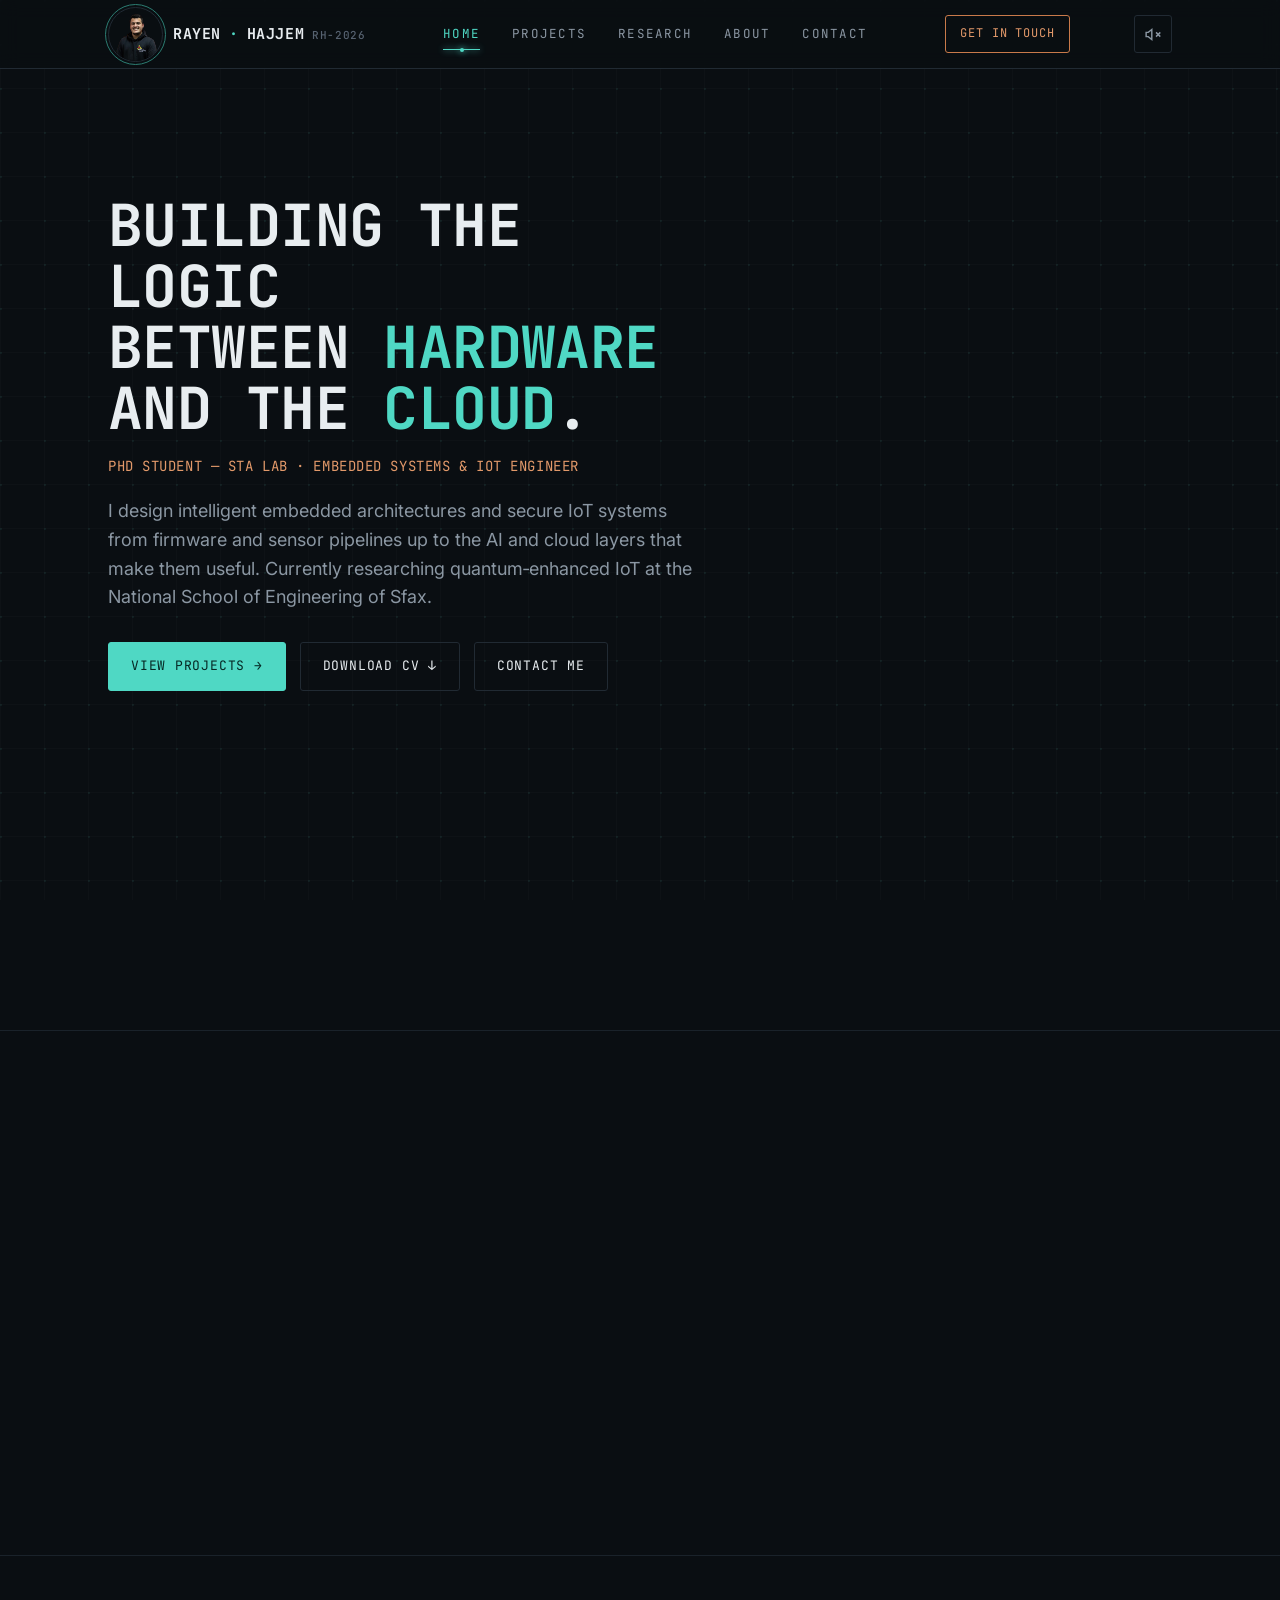
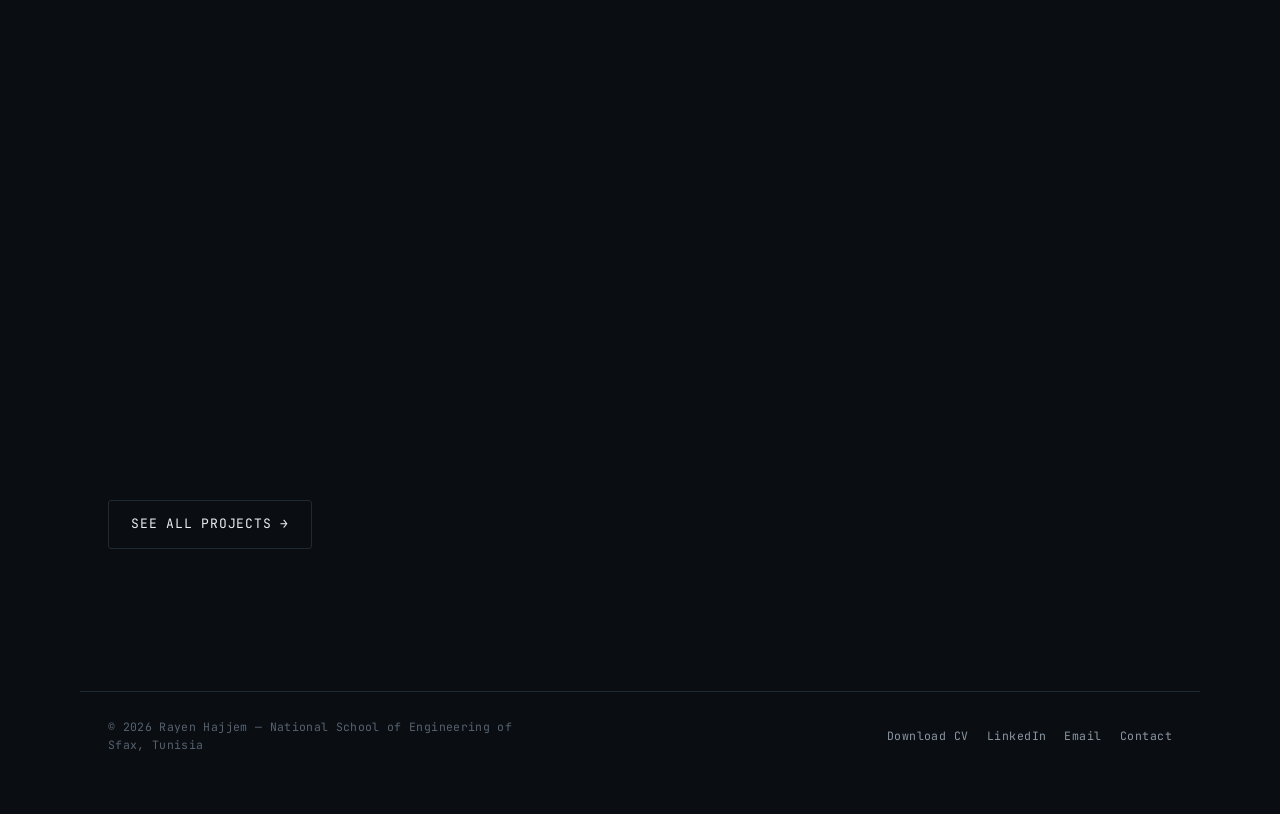
<file: index.html>
<!DOCTYPE html>
<html lang="en">
<head>
<meta charset="UTF-8">
<meta name="viewport" content="width=device-width, initial-scale=1.0">
<title>Rayen Hajjem — Embedded &amp; Connected Systems Engineer</title>
<meta name="description" content="Rayen Hajjem — PhD student, embedded systems &amp; IoT engineer. Quantum-IoT research, secure connected systems, and applied AI.">
<link rel="preconnect" href="https://fonts.googleapis.com">
<link rel="stylesheet" href="style.css">
</head>
<body>

<header class="topbar">
  <div class="topbar-inner">
     <a href="index.html" class="brand"><img src="photo.png" alt="Rayen Hajjem" class="brand-avatar"><span class="brand-text">RAYEN<span class="dot">·</span>HAJJEM <span class="part-no">RH‑2026</span></span></a>
    <nav class="navlinks" id="navlinks">
      <a href="index.html" class="active">Home</a>
      <a href="projects.html">Projects</a>
      <a href="research.html">Research</a>
      <a href="about.html">About</a>
      <a href="contact.html">Contact</a>
    </nav>
    <a href="contact.html" class="navcta">Get in touch</a>
       <button class="sound-toggle" id="sound-toggle" aria-label="Toggle background music" aria-pressed="false" title="Toggle background music">
        <svg class="icon-sound-off" viewBox="0 0 24 24" fill="none" stroke="currentColor" stroke-width="2"><path d="M11 5 6 9H3v6h3l5 4V5z"/><path d="M23 9l-6 6M17 9l6 6"/></svg>
        <svg class="icon-sound-on" viewBox="0 0 24 24" fill="none" stroke="currentColor" stroke-width="2" style="display:none;"><path d="M11 5 6 9H3v6h3l5 4V5z"/><path d="M15.5 8.5a5 5 0 0 1 0 7M18.5 5.5a9 9 0 0 1 0 13"/></svg>
      </button>
      <button class="menu-toggle" aria-label="Toggle menu" aria-expanded="false">
        <svg viewBox="0 0 24 24" fill="none" stroke="currentColor" stroke-width="2"><path d="M3 6h18M3 12h18M3 18h18"/></svg>
      </button>
  </div>
</header>

<main>
  <section class="hero">
    <div class="wrap hero-grid">
      <div>
        <div class="terminal" data-terminal='["> booting rh_profile.sys …","> loading embedded_systems.ko","> connecting sta_lab::phd …  OK"]'></div>
        <h1>Building the logic<br>between <span>hardware</span> and the <span>cloud</span>.</h1>
        <p class="hero-role">PhD Student — STA Lab · Embedded Systems &amp; IoT Engineer</p>
        <p class="lede">I design intelligent embedded architectures and secure IoT systems from firmware and sensor pipelines up to the AI and cloud layers that make them useful. Currently researching quantum‑enhanced IoT at the National School of Engineering of Sfax.</p>
        <div class="hero-actions">
          <a href="projects.html" class="btn btn-primary">View projects →</a>
          <a href="assets/Rayen_Hajjem_CV.pdf" target="_blank" rel="noopener" download class="btn btn-ghost">Download CV ↓</a>
          <a href="contact.html" class="btn btn-ghost">Contact me</a>
        </div>
      </div>

      <div class="chip-frame reveal">
        <div class="card-corner"></div>
        <div class="card-corner"></div>
        <img src="photo.png" alt="Portrait of Rayen Hajjem" class="chip-photo">
        <div class="chip-caption">
          <span>LOC · Beni Hassen, TN</span>
          <b>● ACTIVE</b>
        </div>
      </div>
    </div>

    <div class="stat-strip reveal">
      <div>
        <div class="stat-num">6+</div>
        <div class="stat-label">Internships</div>
      </div>
      <div>
        <div class="stat-num">6</div>
        <div class="stat-label">Key Projects</div>
      </div>
      <div>
        <div class="stat-num">1</div>
        <div class="stat-label">Publications</div>
      </div>
      <div>
        <div class="stat-num">12</div>
        <div class="stat-label">Certifications</div>
      </div>
      <div>
        <div class="stat-num">3</div>
        <div class="stat-label">Languages Spoken</div>
      </div>
    </div>
  </section>

  <section>
    <div class="wrap">
      <div class="section-head reveal">
        <p class="eyebrow">Focus areas</p>
        <h2>What I work with</h2>
      </div>
      <div class="grid grid-3">
        <div class="card reveal">
          <span class="card-corner"></span><span class="card-corner"></span>
          <h3>Embedded &amp; Firmware</h3>
          <p>STM32, ESP32/ESP8266, Arduino and Raspberry Pi platforms from bare‑metal firmware to real‑time sensor pipelines.</p>
        </div>
        <div class="card reveal">
          <span class="card-corner"></span><span class="card-corner"></span>
          <h3>Connected &amp; IoT Systems</h3>
          <p>Secure device‑to‑cloud communication with MQTT, LoRa and Firebase, built for reliability in the field.</p>
        </div>
        <div class="card reveal">
          <span class="card-corner"></span><span class="card-corner"></span>
          <h3>Applied AI &amp; Quantum</h3>
          <p>CNN‑based computer vision, deep learning web apps, and quantum‑computing prototypes for next‑gen IoT.</p>
        </div>
      </div>
    </div>
  </section>

  <section>
    <div class="wrap">
      <div class="section-head reveal">
        <p class="eyebrow">Selected work</p>
        <h2>Featured projects</h2>
      </div>
      <div class="grid grid-3">
        <div class="pcard reveal">
          <div class="pcard-top"><span class="pcard-id">PRJ‑01</span><span class="pcard-status"><span class="led"></span>Complete</span></div>
          <h3>Quantum‑IoT Prototype</h3>
          <span class="date">May – Aug 2025 · Mitacs, Canada</span>
          <p>A prototype system exploring quantum computing applications inside IoT device pipelines.</p>
          <div class="pins"><span class="pin">PennyLane</span><span class="pin">Qiskit</span><span class="pin">MQTT</span></div>
        </div>
        <div class="pcard reveal">
          <div class="pcard-top"><span class="pcard-id">PRJ‑02</span><span class="pcard-status"><span class="led"></span>Complete</span></div>
          <h3>Infected Tomato Detection</h3>
          <span class="date">Jan 2025</span>
          <p>A CNN‑based computer vision model serving real‑time plant‑disease classification through a Flask API.</p>
          <div class="pins"><span class="pin">CNN</span><span class="pin">Flask</span><span class="pin">Python</span></div>
        </div>
        <div class="pcard reveal">
          <div class="pcard-top"><span class="pcard-id">PRJ‑03</span><span class="pcard-status"><span class="led"></span>Complete</span></div>
          <h3>Agriculture Remote Control</h3>
          <span class="date">Jul – Aug 2024</span>
          <p>Long‑range IoT farm control system reporting live sensor data to a Firebase backend.</p>
          <div class="pins"><span class="pin">ESP32</span><span class="pin">LoRa</span><span class="pin">Firebase</span></div>
        </div>
      </div>
      <div style="margin-top:36px;">
        <a href="projects.html" class="btn btn-ghost">See all projects →</a>
      </div>
    </div>
  </section>
</main>

<footer>
  <div class="wrap footer-inner">
    <p>© 2026 Rayen Hajjem — National School of Engineering of Sfax, Tunisia</p>
    <div class="footer-links">
      <a href="assets/Rayen_Hajjem_CV.pdf" target="_blank" rel="noopener" download>Download CV</a>
      <a href="https://linkedin.com/in/rayen-hajjem" target="_blank" rel="noopener">LinkedIn</a>
      <a href="mailto:rayenhajjem04@gmail.com">Email</a>
      <a href="contact.html">Contact</a>
    </div>
  </div>
</footer>

<script src="script.js"></script>
</body>
</html>
</file>
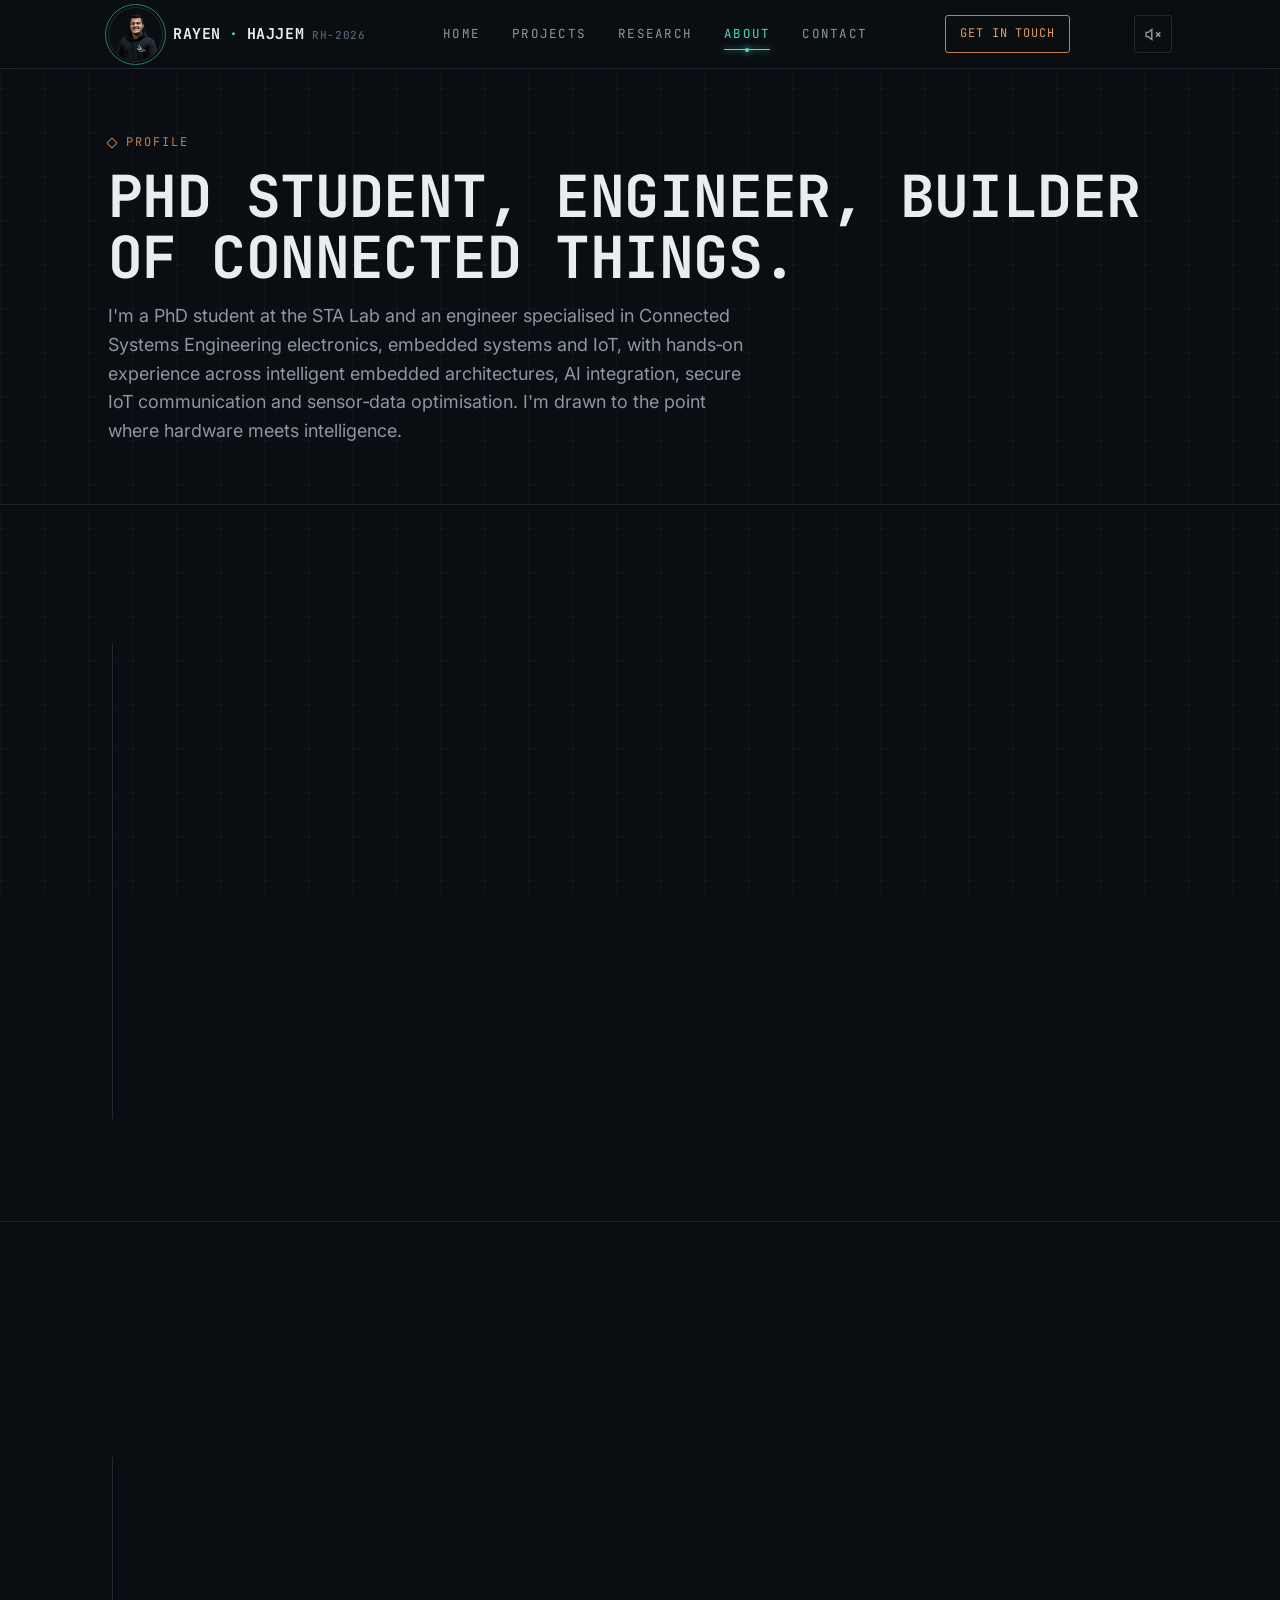
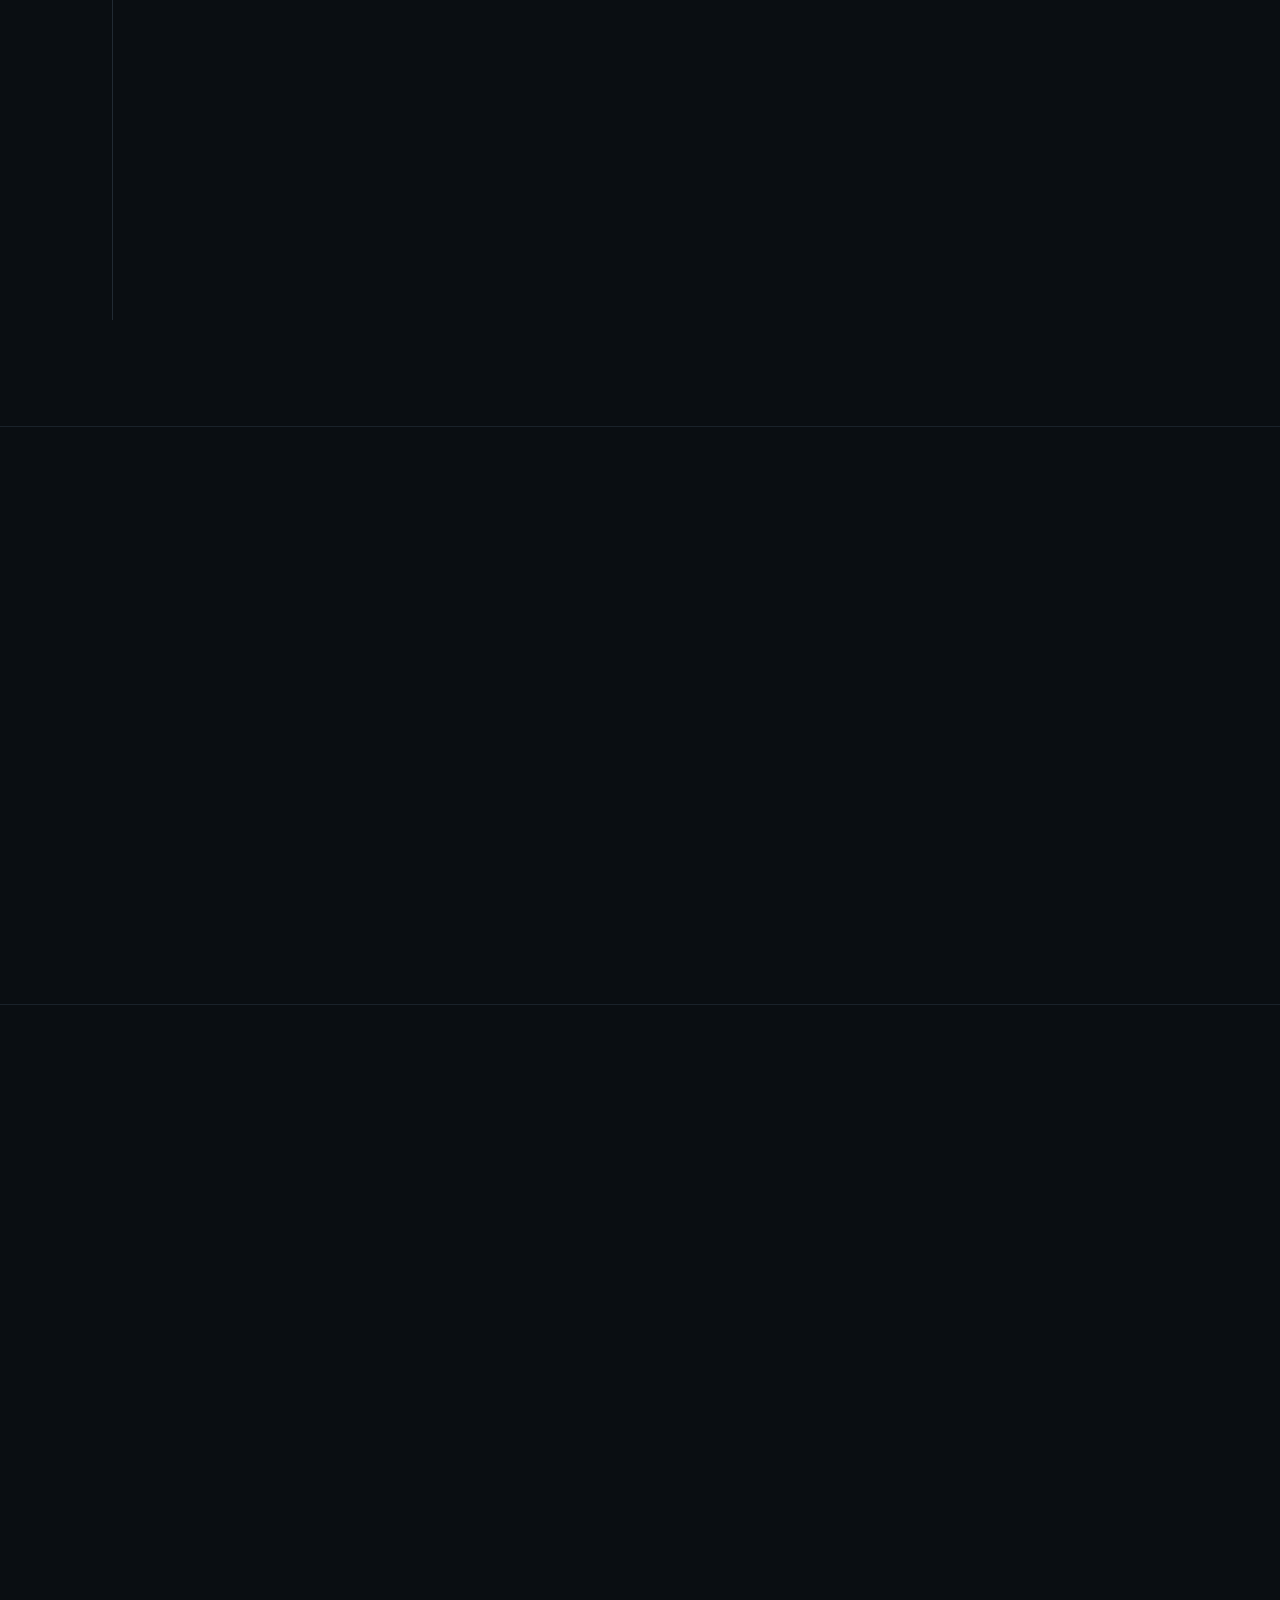
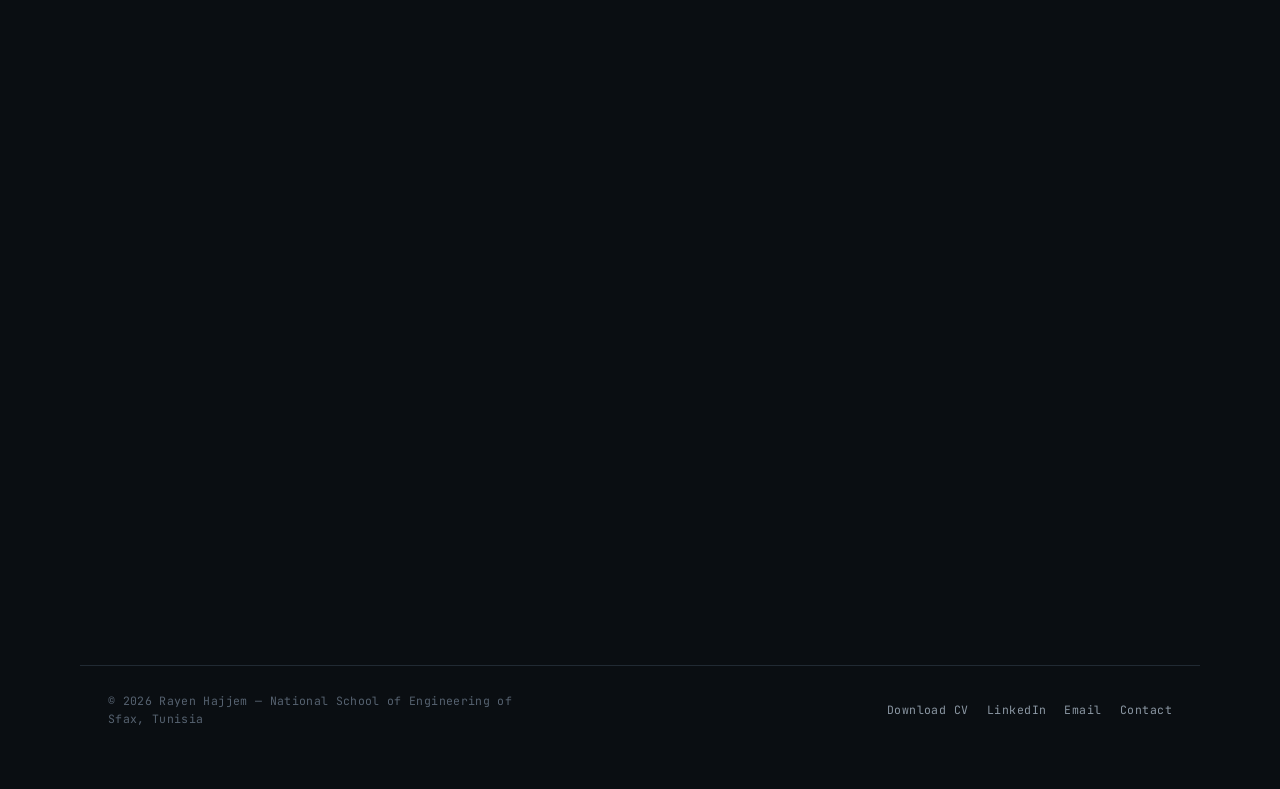
<file: about.html>
<!DOCTYPE html>
<html lang="en">
<head>
<meta charset="UTF-8">
<meta name="viewport" content="width=device-width, initial-scale=1.0">
<title>About — Rayen Hajjem</title>
<meta name="description" content="Education, internships, skills and certifications of Rayen Hajjem, embedded systems and IoT engineer.">
<link rel="stylesheet" href="style.css">
</head>
<body>

<header class="topbar">
  <div class="topbar-inner">
     <a href="index.html" class="brand"><img src="photo.png" alt="Rayen Hajjem" class="brand-avatar"><span class="brand-text">RAYEN<span class="dot">·</span>HAJJEM <span class="part-no">RH‑2026</span></span></a>
    <nav class="navlinks" id="navlinks">
      <a href="index.html">Home</a>
      <a href="projects.html">Projects</a>
      <a href="research.html">Research</a>
      <a href="about.html" class="active">About</a>
      <a href="contact.html">Contact</a>
    </nav>
    <a href="contact.html" class="navcta">Get in touch</a>
     <button class="sound-toggle" id="sound-toggle" aria-label="Toggle background music" aria-pressed="false" title="Toggle background music">
        <svg class="icon-sound-off" viewBox="0 0 24 24" fill="none" stroke="currentColor" stroke-width="2"><path d="M11 5 6 9H3v6h3l5 4V5z"/><path d="M23 9l-6 6M17 9l6 6"/></svg>
        <svg class="icon-sound-on" viewBox="0 0 24 24" fill="none" stroke="currentColor" stroke-width="2" style="display:none;"><path d="M11 5 6 9H3v6h3l5 4V5z"/><path d="M15.5 8.5a5 5 0 0 1 0 7M18.5 5.5a9 9 0 0 1 0 13"/></svg>
      </button>
      <button class="menu-toggle" aria-label="Toggle menu" aria-expanded="false">
        <svg viewBox="0 0 24 24" fill="none" stroke="currentColor" stroke-width="2"><path d="M3 6h18M3 12h18M3 18h18"/></svg>
  </div>
</header>

<main>
  <section class="pagehead">
    <div class="wrap">
      <p class="eyebrow">Profile</p>
      <h1>PhD student, engineer, builder of connected things.</h1>
      <p class="lede">I'm a PhD student at the STA Lab and an engineer specialised in Connected Systems Engineering electronics, embedded systems and IoT, with hands‑on experience across intelligent embedded architectures, AI integration, secure IoT communication and sensor‑data optimisation. I'm drawn to the point where hardware meets intelligence.</p>
    </div>
  </section>

  <section style="padding-top:0;">
    <div class="wrap">
      <div class="section-head reveal">
        <p class="eyebrow">01 · Timeline</p>
        <h2>Education</h2>
      </div>
      <div class="tline">
        <div class="titem reveal">
          <div class="titem-meta">In progress</div>
          <h3>PhD, Electrical Engineering</h3>
          <p>National School of Engineering of Sfax, University of Sfax</p>
        </div>
        <div class="titem reveal">
          <div class="titem-meta">2023 – 2025</div>
          <h3>Engineering Degree — Electronic Communication Systems (Connected Systems)</h3>
          <p>National School of Electronics and Telecommunications, University of Sfax</p>
        </div>
        <div class="titem reveal">
          <div class="titem-meta">2022 – 2023</div>
          <h3>Professional Master — Electronics, Electrical Engineering &amp; Automation (Industrial Informatics)</h3>
          <p>National School of Electronics and Telecommunications, University of Sfax</p>
        </div>
        <div class="titem reveal">
          <div class="titem-meta">2019 – 2022</div>
          <h3>Bachelor of Science — Electrical Engineering (Automation &amp; Informatics)</h3>
          <p>ISET Mahdia</p>
        </div>
        <div class="titem reveal">
          <div class="titem-meta">2019</div>
          <h3>Baccalaureate, Technical Sciences</h3>
          <p>Lycée Jammel 1</p>
        </div>
      </div>
    </div>
  </section>

  <section>
    <div class="wrap">
      <div class="section-head reveal">
        <p class="eyebrow">02 · Field work</p>
        <h2>Internships</h2>
      </div>
      <div class="tline">
        <div class="titem reveal">
          <div class="titem-meta">May – Aug 2025</div>
          <h3>Mitacs Research Intern — Ontario Tech University, Canada</h3>
          <p>RTEMSOFT Lab — quantum computing in IoT.</p>
        </div>
        <div class="titem reveal">
          <div class="titem-meta">Aug 2024</div>
          <h3>Engineering Intern — LEONI Tunisia</h3>
        </div>
        <div class="titem reveal">
          <div class="titem-meta">Jul – Aug 2024</div>
          <h3>Summer Intern — FirmaIQ, Sousse</h3>
        </div>
        <div class="titem reveal">
          <div class="titem-meta">Jul – Aug 2023</div>
          <h3>Master Intern — DRAXLMAIER Group</h3>
        </div>
        <div class="titem reveal">
          <div class="titem-meta">Feb – Jun 2022</div>
          <h3>End‑of‑Year Intern — Sartex Group</h3>
        </div>
        <div class="titem reveal">
          <div class="titem-meta">Jan – Feb 2021</div>
          <h3>Industrial Intern — STEG Tunisia</h3>
        </div>
      </div>
    </div>
  </section>

  <section>
    <div class="wrap">
      <div class="section-head reveal">
        <p class="eyebrow">03 · Stack</p>
        <h2>Technical skills</h2>
      </div>
      <div class="reveal">
        <div class="skillrow">
          <span class="label">Languages</span>
          <div class="skilltags">
            <span class="tag">Python</span><span class="tag">Java</span><span class="tag">Kotlin</span><span class="tag">Flutter</span><span class="tag">C / C++</span><span class="tag">VHDL</span><span class="tag">HTML</span><span class="tag">CSS</span><span class="tag">JavaScript</span>
          </div>
        </div>
        <div class="skillrow">
          <span class="label">Tools</span>
          <div class="skilltags">
            <span class="tag">TensorFlow</span><span class="tag">Qiskit</span><span class="tag">VS Code</span><span class="tag">Android Studio</span><span class="tag">Eclipse</span><span class="tag">Anaconda</span><span class="tag">ModelSim</span><span class="tag">Altium</span><span class="tag">ADS</span><span class="tag">MATLAB</span><span class="tag">LabVIEW</span>
          </div>
        </div>
        <div class="skillrow">
          <span class="label">Hardware</span>
          <div class="skilltags">
            <span class="tag">STM32</span><span class="tag">Raspberry Pi</span><span class="tag">Orange Pi</span><span class="tag">Arduino</span><span class="tag">ESP32</span><span class="tag">ESP8266</span>
          </div>
        </div>
        <div class="skillrow">
          <span class="label">Languages spoken</span>
          <div class="skilltags">
            <span class="tag">Arabic — Native</span><span class="tag">French — Professional</span><span class="tag">English — Intermediate</span>
          </div>
        </div>
      </div>
    </div>
  </section>

  <section>
    <div class="wrap">
      <div class="section-head reveal">
        <p class="eyebrow">04 · Credentials</p>
        <h2>Certifications</h2>
      </div>
      <div class="grid grid-3">
        <div class="card cert-card reveal">
          <span class="card-corner"></span><span class="card-corner"></span>
          <div class="cert-top"><span class="cert-issuer">Cisco Networking Academy</span><span class="led"></span></div>
          <h3>Data Analytics Essentials</h3>
          <div class="cert-meta">Issued <b>Apr 27, 2026</b> · Verified badge</div>
        </div>

        <div class="card cert-card reveal">
          <span class="card-corner"></span><span class="card-corner"></span>
          <div class="cert-top"><span class="cert-issuer">Cisco Networking Academy</span><span class="led"></span></div>
          <h3>Data Science Essentials with Python</h3>
          <div class="cert-meta">Issued <b>Apr 27, 2026</b> · Verified badge</div>
        </div>

        <div class="card cert-card reveal">
          <span class="card-corner"></span><span class="card-corner"></span>
          <div class="cert-top"><span class="cert-issuer">Cisco Networking Academy</span><span class="led"></span></div>
          <h3>Introduction to Internet of Things</h3>
          <div class="cert-meta">Issued <b>May 2, 2026</b> · Verified badge</div>
        </div>

        <div class="card cert-card reveal">
          <span class="card-corner"></span><span class="card-corner"></span>
          <div class="cert-top"><span class="cert-issuer">VMEdu · BALearning</span><span class="led"></span></div>
          <h3>Business Analysis Fundamentals Certified (BAFC)</h3>
          <div class="cert-meta">Granted <b>Apr 16, 2026</b> · ID 1158923</div>
        </div>

        <div class="card cert-card reveal">
          <span class="card-corner"></span><span class="card-corner"></span>
          <div class="cert-top"><span class="cert-issuer">KNX Association · ETS eCampus</span><span class="led"></span></div>
          <h3>KNX Associate</h3>
          <div class="cert-meta">Issued <b>Jan 12, 2025</b> · Grade 98% · ID knx691241</div>
        </div>

        <div class="card cert-card reveal">
          <span class="card-corner"></span><span class="card-corner"></span>
          <div class="cert-top"><span class="cert-issuer">SMstudy</span><span class="led"></span></div>
          <h3>Digital Marketing Fundamentals (SCDM‑F)</h3>
          <div class="cert-meta">Granted <b>Feb 11, 2024</b> · ID 610518</div>
        </div>

        <div class="card cert-card reveal">
          <span class="card-corner"></span><span class="card-corner"></span>
          <div class="cert-top"><span class="cert-issuer">HackerRank</span><span class="led"></span></div>
          <h3>JavaScript (Basic)</h3>
          <div class="cert-meta">Issued <b>Mar 30, 2024</b> · ID 967E9156480E</div>
        </div>

        <div class="card cert-card reveal">
          <span class="card-corner"></span><span class="card-corner"></span>
          <div class="cert-top"><span class="cert-issuer">B Consulting</span><span class="led"></span></div>
          <h3>Mini PMP</h3>
          <div class="cert-meta">Issued <b>Apr 3, 2024</b> · 12 PDUs · ID 20240403210</div>
        </div>

        <div class="card cert-card reveal">
          <span class="card-corner"></span><span class="card-corner"></span>
          <div class="cert-top"><span class="cert-issuer">NGstudy</span><span class="led"></span></div>
          <h3>Negotiation Associate (NCN‑A)</h3>
          <div class="cert-meta">Granted <b>Jan 20, 2024</b> · ID 593555</div>
        </div>

        <div class="card cert-card reveal">
          <span class="card-corner"></span><span class="card-corner"></span>
          <div class="cert-top"><span class="cert-issuer">SCRUMstudy</span><span class="led"></span></div>
          <h3>Scrum for Operations &amp; DevOps Fundamentals Certified (SODFC)</h3>
          <div class="cert-meta">Granted <b>Feb 11, 2024</b> · Expires Feb 11, 2027 · ID 1010027</div>
        </div>

        <div class="card cert-card reveal">
          <span class="card-corner"></span><span class="card-corner"></span>
          <div class="cert-top"><span class="cert-issuer">SCRUMstudy</span><span class="led"></span></div>
          <h3>Scrum Fundamentals Certified (SFC)</h3>
          <div class="cert-meta">Granted <b>Jan 29, 2024</b> · ID 1014732</div>
        </div>

        <div class="card cert-card reveal">
          <span class="card-corner"></span><span class="card-corner"></span>
          <div class="cert-top"><span class="cert-issuer">6sigmastudy</span><span class="led"></span></div>
          <h3>Six Sigma Yellow Belt (SSYB)</h3>
          <div class="cert-meta">Granted <b>Mar 6, 2024</b> · ID 886296</div>
        </div>
      </div>

      <div class="badgewrap reveal" style="margin-top:22px;">
        <span class="badge"><span class="led amber"></span>Microsoft Azure</span>
        <span class="badge"><span class="led amber"></span>Industry 4.0</span>
      </div>
    </div>
  </section>

  <section>
    <div class="wrap">
      <div class="section-head reveal">
        <p class="eyebrow">05 · Workshops</p>
        <h2>Training &amp; participation</h2>
      </div>
      <div class="card reveal">
        <span class="card-corner"></span><span class="card-corner"></span>
        <div class="cert-top"><span class="cert-issuer">DAAD · WE‑SPICE · ENET'Com · TU Chemnitz</span><span class="led"></span></div>
        <h3 style="text-transform:none; font-size:16px;">Empowering Future Innovators: Soft Skills</h3>
        <p style="font-size:14px; margin-bottom:14px;">Three‑day workshop covering agile project management fundamentals, leadership training, and negotiation skills and techniques.</p>
        <div class="cert-meta">14–16 Oct, 2024 · Certificate of Participation</div>
      </div>
    </div>
  </section>

  <section>
    <div class="wrap">
      <div class="section-head reveal">
        <p class="eyebrow">06 · Beyond the lab</p>
        <h2>Experience &amp; leadership</h2>
      </div>
      <div class="grid grid-2 reveal">
        <div class="card">
          <span class="card-corner"></span><span class="card-corner"></span>
          <h3>Community &amp; leadership</h3>
          <p>Project Manager — Enactus ENET'Com Club · Marketing Manager — ACTS Club · HR Manager — Pingo IT.</p>
        </div>
        <div class="card">
          <span class="card-corner"></span><span class="card-corner"></span>
          <h3>Aerospace &amp; competitions</h3>
          <p>Jury &amp; Moderator, EnetAero Cup · Senior Member, Aero Enetcom · 2nd Place, Instart Hackathon (2023–2024).</p>
        </div>
      </div>
    </div>
  </section>
  <section>
    <div class="wrap">
      <div class="section-head reveal">
        <p class="eyebrow">07 · Off duty</p>
        <h2>Beyond engineering</h2>
        <p class="lede" style="margin-top:14px;">Circuits aren't the only thing I build. A few other outlets I keep running alongside the PhD.</p>
      </div>
      <div class="grid grid-3">
        <div class="card creative-card reveal">
          <span class="card-corner"></span><span class="card-corner"></span>
          <div class="cert-top"><span class="cert-issuer">Graphic Design</span><span class="led amber"></span></div>
          <h3>Visual &amp; brand design</h3>
          <p>Design work — branding, layouts and visual identity — collected on Behance.</p>
          <a href="https://www.behance.net/hajjemrayen" target="_blank" rel="noopener" class="creative-link">View on Behance →</a>
        </div>
        <div class="card creative-card reveal">
          <span class="card-corner"></span><span class="card-corner"></span>
          <div class="cert-top"><span class="cert-issuer">Photography</span><span class="led amber"></span></div>
          <h3>Behind the lens</h3>
          <p>Photography, shared as it happens — mostly on Instagram.</p>
          <a href="https://www.instagram.com/hajjem_rayen/" target="_blank" rel="noopener" class="creative-link">View on Instagram →</a>
        </div>
        <div class="card creative-card reveal">
          <span class="card-corner"></span><span class="card-corner"></span>
          <div class="cert-top"><span class="cert-issuer">Writing · Arabic</span><span class="led amber"></span></div>
          <h3>Echoes of Me</h3>
          <p>An Arabic‑language blog for personal writing, outside the world of circuits and code.</p>
          <a href="https://soulwhispe.blogspot.com/" target="_blank" rel="noopener" class="creative-link">Read the blog →</a>
        </div>
      </div>
    </div>
  </section>
</main>

<footer>
  <div class="wrap footer-inner">
    <p>© 2026 Rayen Hajjem — National School of Engineering of Sfax, Tunisia</p>
    <div class="footer-links">
      <a href="assets/Rayen_Hajjem_CV.pdf" target="_blank" rel="noopener" download>Download CV</a>
      <a href="https://linkedin.com/in/rayen-hajjem" target="_blank" rel="noopener">LinkedIn</a>
      <a href="mailto:rayenhajjem04@gmail.com">Email</a>
      <a href="contact.html">Contact</a>
    </div>
  </div>
</footer>

<script src="script.js"></script>
</body>
</html>
</file>
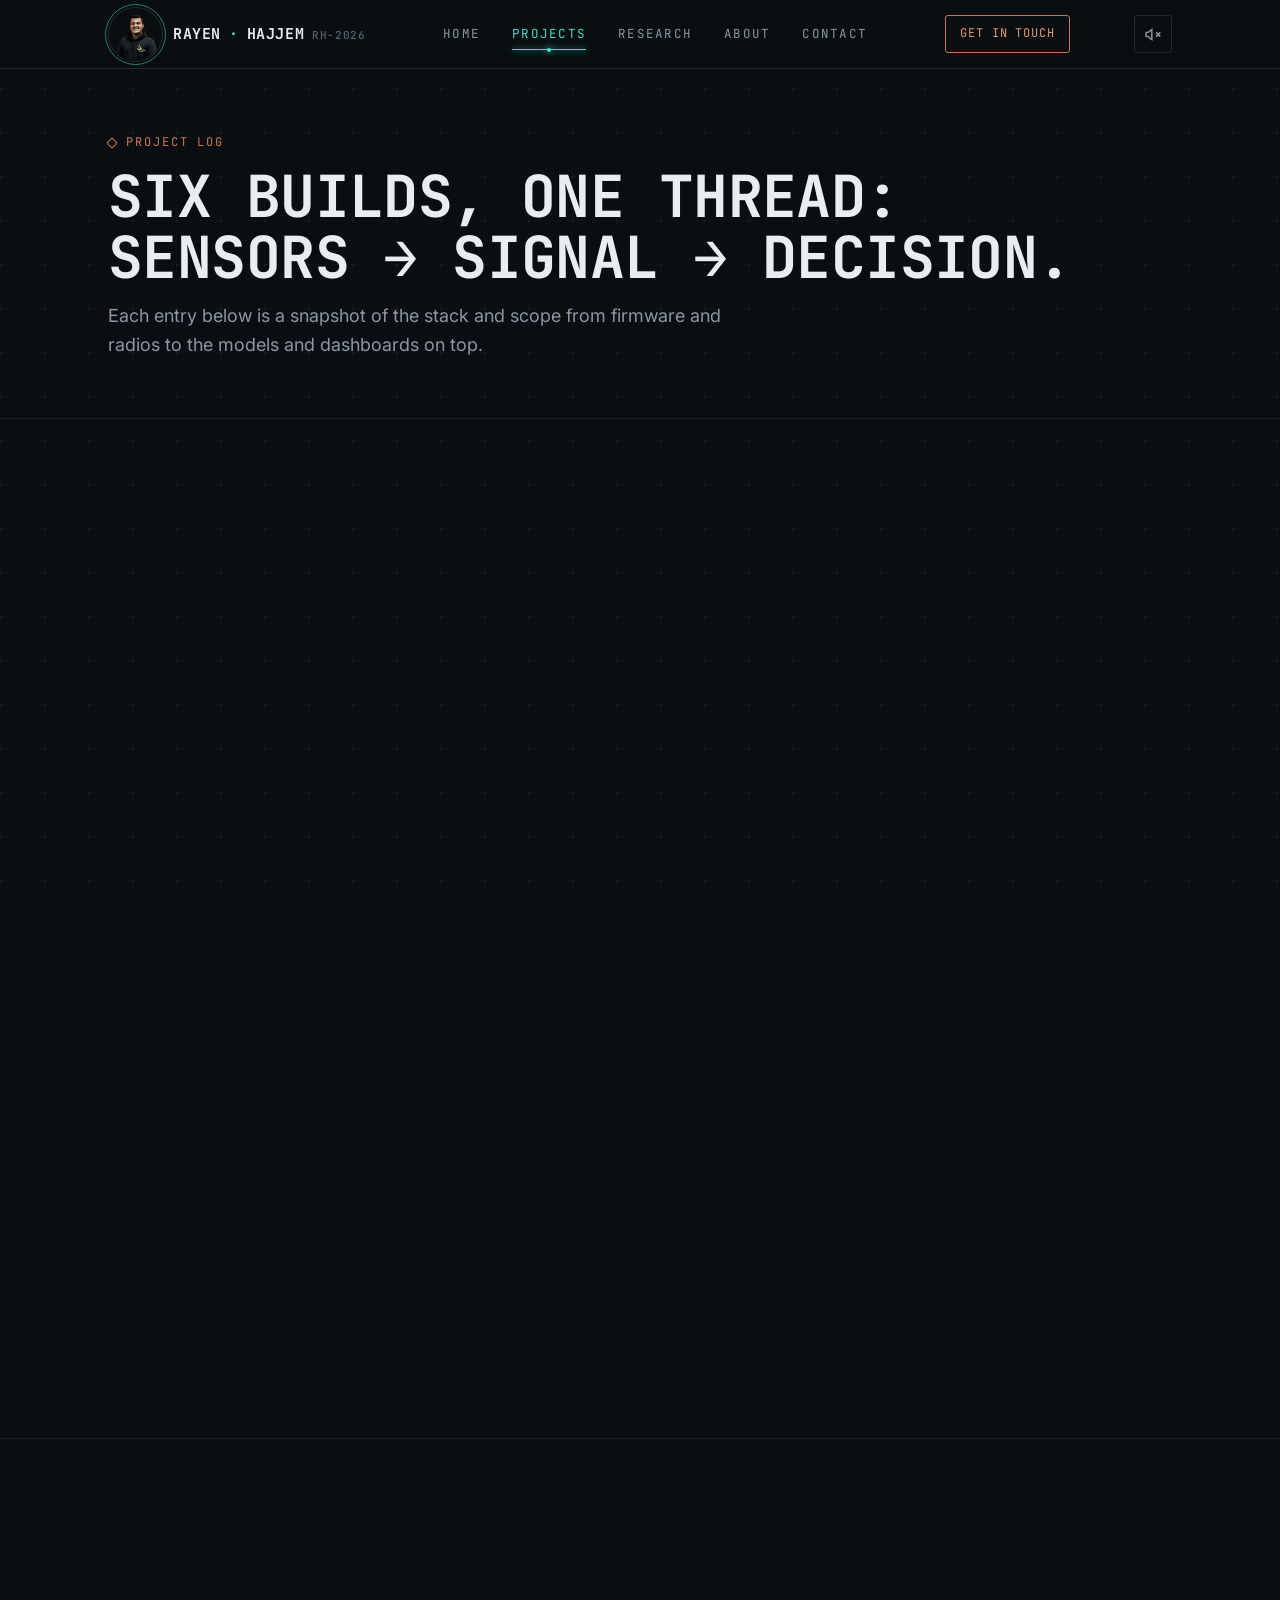
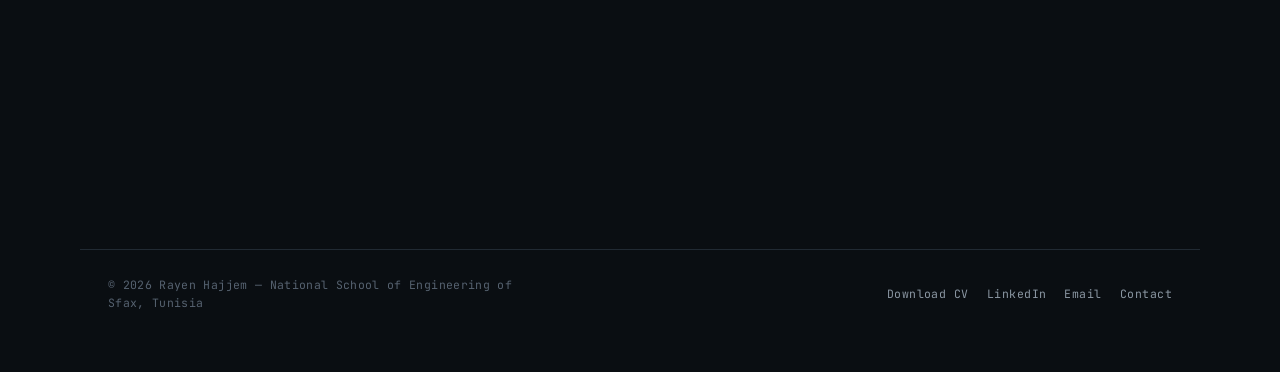
<file: projects.html>
<!DOCTYPE html>
<html lang="en">
<head>
<meta charset="UTF-8">
<meta name="viewport" content="width=device-width, initial-scale=1.0">
<title>Projects — Rayen Hajjem</title>
<meta name="description" content="Key embedded systems, IoT and AI projects by Rayen Hajjem.">
<link rel="stylesheet" href="style.css">
</head>
<body>

<header class="topbar">
  <div class="topbar-inner">
    <a href="index.html" class="brand"><img src="photo.png" alt="Rayen Hajjem" class="brand-avatar"><span class="brand-text">RAYEN<span class="dot">·</span>HAJJEM <span class="part-no">RH‑2026</span></span></a>
    <nav class="navlinks" id="navlinks">
      <a href="index.html">Home</a>
      <a href="projects.html" class="active">Projects</a>
      <a href="research.html">Research</a>
      <a href="about.html">About</a>
      <a href="contact.html">Contact</a>
    </nav>
    <a href="contact.html" class="navcta">Get in touch</a>
     <button class="sound-toggle" id="sound-toggle" aria-label="Toggle background music" aria-pressed="false" title="Toggle background music">
        <svg class="icon-sound-off" viewBox="0 0 24 24" fill="none" stroke="currentColor" stroke-width="2"><path d="M11 5 6 9H3v6h3l5 4V5z"/><path d="M23 9l-6 6M17 9l6 6"/></svg>
        <svg class="icon-sound-on" viewBox="0 0 24 24" fill="none" stroke="currentColor" stroke-width="2" style="display:none;"><path d="M11 5 6 9H3v6h3l5 4V5z"/><path d="M15.5 8.5a5 5 0 0 1 0 7M18.5 5.5a9 9 0 0 1 0 13"/></svg>
      </button>
      <button class="menu-toggle" aria-label="Toggle menu" aria-expanded="false">
        <svg viewBox="0 0 24 24" fill="none" stroke="currentColor" stroke-width="2"><path d="M3 6h18M3 12h18M3 18h18"/></svg>
      </button>
  </div>
</header>

<main>
  <section class="pagehead">
    <div class="wrap">
      <p class="eyebrow">Project log</p>
      <h1>Six builds, one thread: sensors → signal → decision.</h1>
      <p class="lede">Each entry below is a snapshot of the stack and scope from firmware and radios to the models and dashboards on top.</p>
    </div>
  </section>

  <section style="padding-top:0;">
    <div class="wrap">
      <div class="grid grid-2">

        <div class="pcard reveal">
          <div class="pcard-top"><span class="pcard-id">PRJ‑01 / QUANTUM‑IOT</span><span class="pcard-status"><span class="led"></span>Complete</span></div>
          <h3>Enabling Quantum Computing Application in IoT</h3>
          <span class="date">May – Aug 2025 · Mitacs Research Internship, Ontario Tech University (RTEMSOFT Lab), Canada</span>
          <p>Built a prototype quantum‑IoT system exploring how quantum computing primitives can be embedded into connected‑device workflows, pairing quantum circuits with an MQTT‑based device pipeline and a TensorFlow analysis layer.</p>
          <div class="pins"><span class="pin">PennyLane</span><span class="pin">Qiskit</span><span class="pin">MQTT</span><span class="pin">TensorFlow</span><span class="pin">Python</span></div>
        </div>

        <div class="pcard reveal">
          <div class="pcard-top"><span class="pcard-id">PRJ‑02 / VISION</span><span class="pcard-status"><span class="led"></span>Complete</span></div>
          <h3>Infected Tomato Detection</h3>
          <span class="date">January 2025</span>
          <p>A convolutional neural network trained to classify diseased tomato plants from image input, served through a lightweight Flask API for real‑time inference.</p>
          <div class="pins"><span class="pin">CNN</span><span class="pin">Flask</span><span class="pin">Python</span><span class="pin">Computer Vision</span></div>
        </div>

        <div class="pcard reveal">
          <div class="pcard-top"><span class="pcard-id">PRJ‑03 / HEALTH</span><span class="pcard-status"><span class="led"></span>Complete</span></div>
          <h3>COVID Detection Web App</h3>
          <span class="date">November 2024</span>
          <p>A deep‑learning web application that screens for COVID‑19 indicators from input data, wrapped in a simple Flask front end for accessible, fast results.</p>
          <div class="pins"><span class="pin">Flask</span><span class="pin">Deep Learning</span><span class="pin">Python</span></div>
        </div>

        <div class="pcard reveal">
          <div class="pcard-top"><span class="pcard-id">PRJ‑04 / AGRI</span><span class="pcard-status"><span class="led"></span>Complete</span></div>
          <h3>Agriculture Remote Control System</h3>
          <span class="date">Jul – Aug 2024</span>
          <p>An IoT‑based farm control system built on ESP32 and MicroPython, using LoRa for long‑range field coverage and Firebase to sync state and readings to the cloud in real time.</p>
          <div class="pins"><span class="pin">ESP32</span><span class="pin">MicroPython</span><span class="pin">LoRa</span><span class="pin">Firebase</span></div>
        </div>

        <div class="pcard reveal">
          <div class="pcard-top"><span class="pcard-id">PRJ‑05 / ENVIRONMENT</span><span class="pcard-status"><span class="led"></span>Complete</span></div>
          <h3>Water Pollution Monitor RC Boat</h3>
          <span class="date">April 2024</span>
          <p>A remote‑controlled boat carrying GPS and pH sensors to track water quality across a body of water, streaming readings to Firebase for real‑time mapping.</p>
          <div class="pins"><span class="pin">ESP32</span><span class="pin">GPS</span><span class="pin">pH Sensor</span><span class="pin">Firebase</span></div>
        </div>

        <div class="pcard reveal">
          <div class="pcard-top"><span class="pcard-id">PRJ‑06 / ENERGY</span><span class="pcard-status"><span class="led"></span>Complete</span></div>
          <h3>Energy Management Web System</h3>
          <span class="date">Jan – Apr 2024</span>
          <p>An IoT interface for monitoring power consumption in real time, built on ESP32 sensing nodes reporting into a Firebase‑backed web dashboard.</p>
          <div class="pins"><span class="pin">ESP32</span><span class="pin">Firebase</span><span class="pin">IoT Dashboard</span></div>
        </div>

      </div>
    </div>
  </section>

  <section>
    <div class="wrap">
      <div class="section-head reveal">
        <p class="eyebrow">Recognition</p>
        <h2>Awards &amp; competitions</h2>
      </div>
      <div class="badgewrap reveal">
        <span class="badge"><span class="led amber"></span>2nd Place — Instart Hackathon (2023–2024)</span>
        <span class="badge"><span class="led"></span>Jury &amp; Moderator — EnetAero Cup</span>
        <span class="badge"><span class="led"></span>Senior Member — Aero Enetcom</span>
      </div>
    </div>
  </section>
</main>

<footer>
  <div class="wrap footer-inner">
    <p>© 2026 Rayen Hajjem — National School of Engineering of Sfax, Tunisia</p>
    <div class="footer-links">
      <a href="assets/Rayen_Hajjem_CV.pdf" target="_blank" rel="noopener" download>Download CV</a>
      <a href="https://linkedin.com/in/rayen-hajjem" target="_blank" rel="noopener">LinkedIn</a>
      <a href="mailto:rayenhajjem04@gmail.com">Email</a>
      <a href="contact.html">Contact</a>
    </div>
  </div>
</footer>

<script src="script.js"></script>
</body>
</html>
</file>
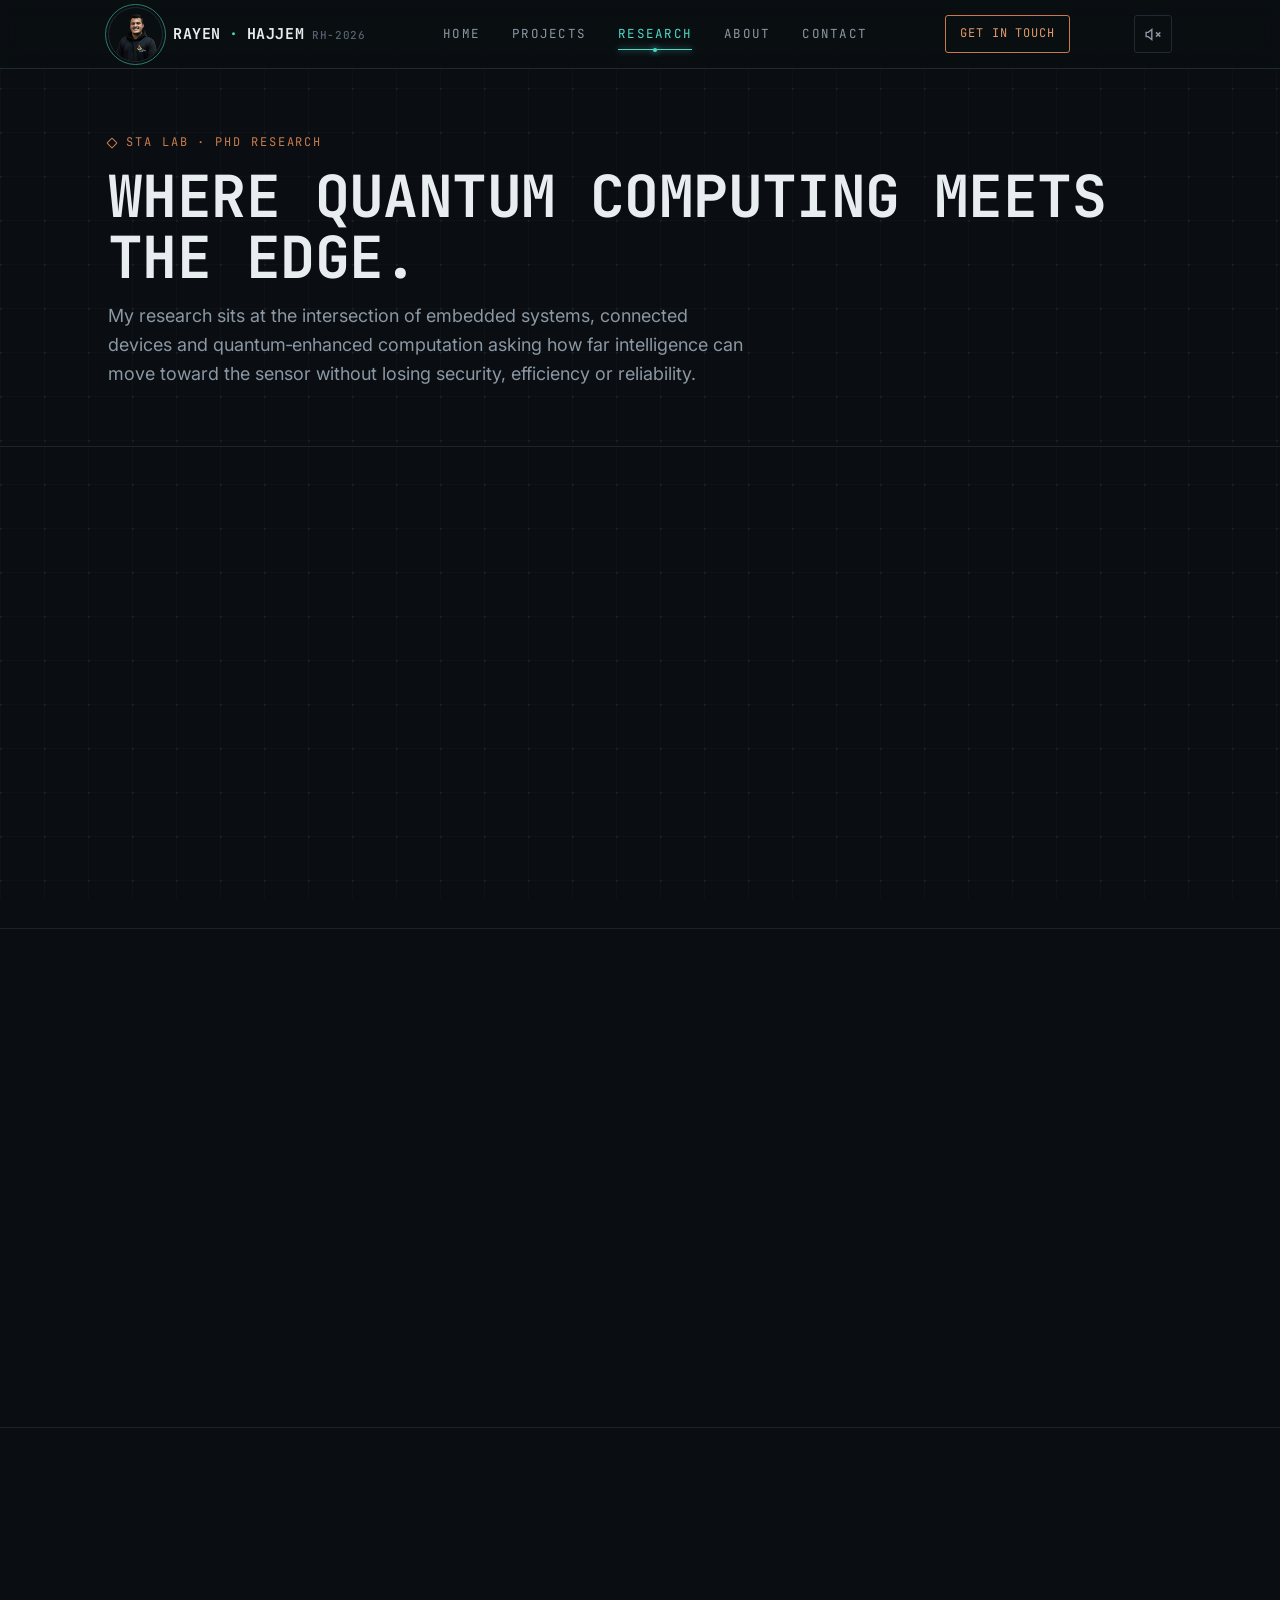
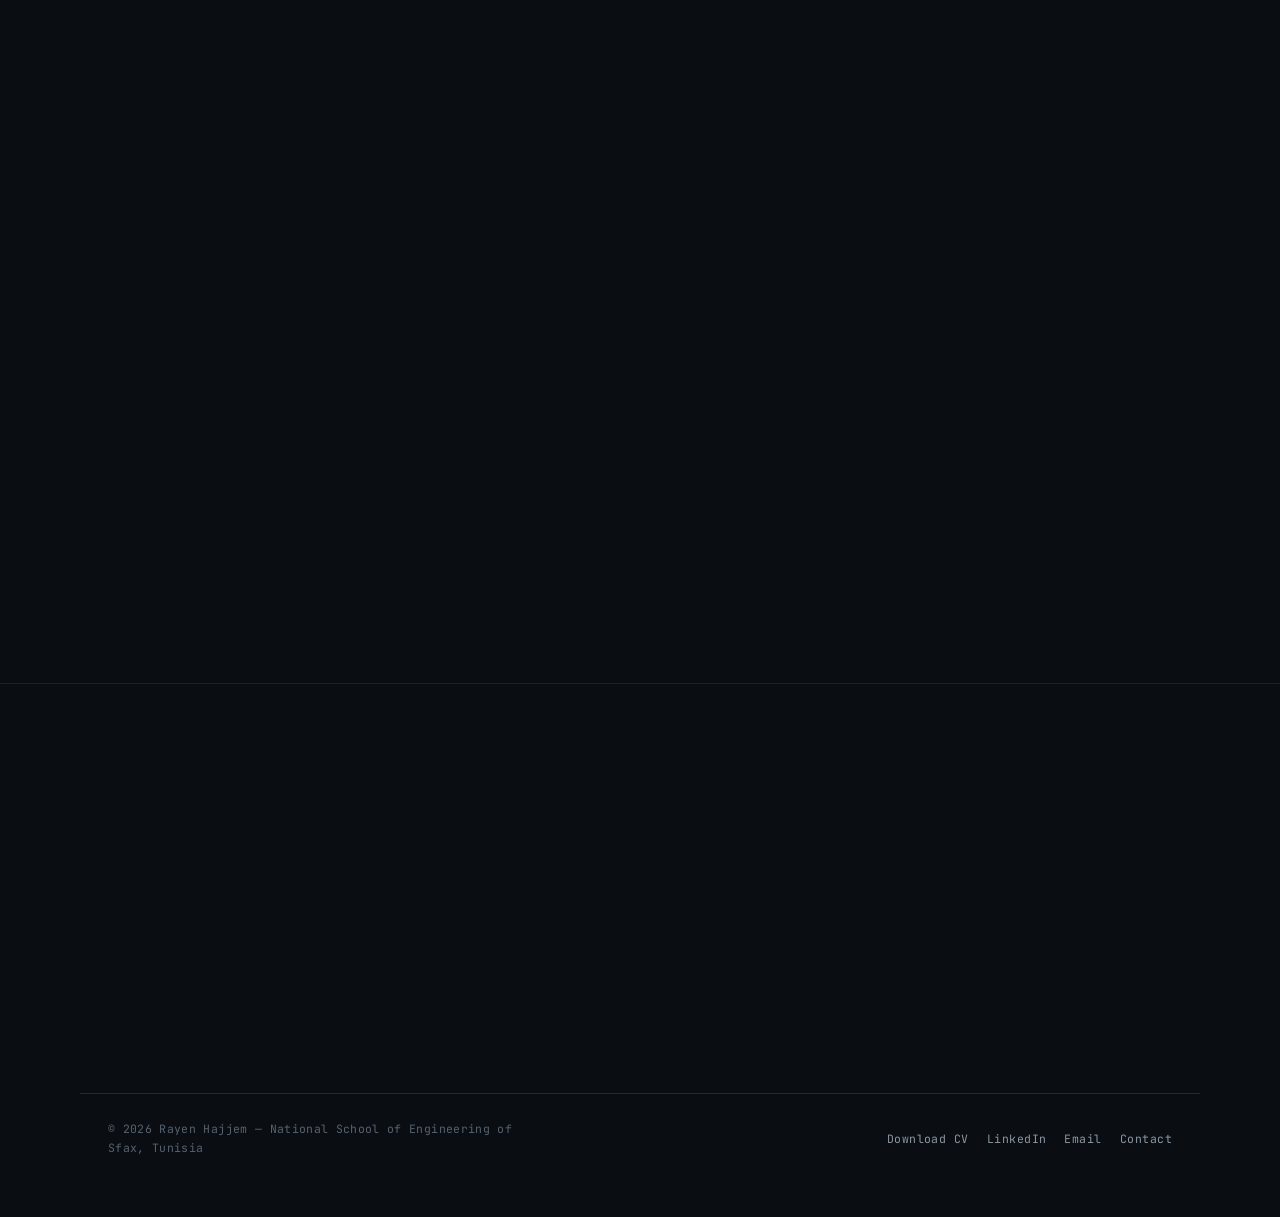
<file: research.html>
<!DOCTYPE html>
<html lang="en">
<head>
<meta charset="UTF-8">
<meta name="viewport" content="width=device-width, initial-scale=1.0">
<title>Research — Rayen Hajjem</title>
<meta name="description" content="Research field, focus areas and publications by Rayen Hajjem — PhD student at STA Lab, quantum‑enhanced IoT and embedded intelligence.">
<link rel="stylesheet" href="style.css">
</head>
<body>

<header class="topbar">
  <div class="topbar-inner">
    <a href="index.html" class="brand"><img src="photo.png" alt="Rayen Hajjem" class="brand-avatar"><span class="brand-text">RAYEN<span class="dot">·</span>HAJJEM <span class="part-no">RH‑2026</span></span></a>
    <nav class="navlinks" id="navlinks">
      <a href="index.html">Home</a>
      <a href="projects.html">Projects</a>
      <a href="research.html" class="active">Research</a>
      <a href="about.html">About</a>
      <a href="contact.html">Contact</a>
    </nav>
    <a href="contact.html" class="navcta">Get in touch</a>
     <button class="sound-toggle" id="sound-toggle" aria-label="Toggle background music" aria-pressed="false" title="Toggle background music">
        <svg class="icon-sound-off" viewBox="0 0 24 24" fill="none" stroke="currentColor" stroke-width="2"><path d="M11 5 6 9H3v6h3l5 4V5z"/><path d="M23 9l-6 6M17 9l6 6"/></svg>
        <svg class="icon-sound-on" viewBox="0 0 24 24" fill="none" stroke="currentColor" stroke-width="2" style="display:none;"><path d="M11 5 6 9H3v6h3l5 4V5z"/><path d="M15.5 8.5a5 5 0 0 1 0 7M18.5 5.5a9 9 0 0 1 0 13"/></svg>
      </button>
      <button class="menu-toggle" aria-label="Toggle menu" aria-expanded="false">
        <svg viewBox="0 0 24 24" fill="none" stroke="currentColor" stroke-width="2"><path d="M3 6h18M3 12h18M3 18h18"/></svg>
  </div>
</header>

<main>
  <section class="pagehead">
    <div class="wrap">
      <p class="eyebrow">STA Lab · PhD Research</p>
      <h1>Where quantum computing meets the edge.</h1>
      <p class="lede">My research sits at the intersection of embedded systems, connected devices and quantum‑enhanced computation asking how far intelligence can move toward the sensor without losing security, efficiency or reliability.</p>
    </div>
  </section>

  <section style="padding-top:0;">
    <div class="wrap">
      <div class="section-head reveal">
        <p class="eyebrow">01 · Field</p>
        <h2>Research focus</h2>
      </div>
      <div class="grid grid-3">
        <div class="card reveal">
          <span class="card-corner"></span><span class="card-corner"></span>
          <h3>Quantum‑Enhanced IoT</h3>
          <p>Investigating where quantum algorithms can realistically plug into IoT pipelines from optimisation to secure key exchange without breaking real‑time constraints.</p>
        </div>
        <div class="card reveal">
          <span class="card-corner"></span><span class="card-corner"></span>
          <h3>Intelligent Embedded Architectures</h3>
          <p>Designing embedded hardware/software architectures that carry AI inference closer to the sensor, balancing latency, power and accuracy.</p>
        </div>
        <div class="card reveal">
          <span class="card-corner"></span><span class="card-corner"></span>
          <h3>Secure Connected Systems</h3>
          <p>Studying secure communication schemes for constrained IoT devices, and how emerging quantum‑safe methods could apply at the edge.</p>
        </div>
      </div>
    </div>
  </section>

  <section>
    <div class="wrap">
      <div class="section-head reveal">
        <p class="eyebrow">02 · Affiliation</p>
        <h2>Lab &amp; supervision</h2>
      </div>
      <div class="grid grid-2 reveal">
        <div class="card">
          <span class="card-corner"></span><span class="card-corner"></span>
          <h3>STA Lab</h3>
          <p>PhD Student, Electrical Engineering, National School of Engineering of Sfax, University of Sfax. In present.</p>
        </div>
        <div class="card">
          <span class="card-corner"></span><span class="card-corner"></span>
          <h3>RTEMSOFT Lab, Ontario Tech University</h3>
          <p>Mitacs Research Intern (May – Aug 2025), Canada, quantum computing in IoT, laying the groundwork for the current PhD research direction.</p>
        </div>
      </div>
    </div>
  </section>

  <section>
    <div class="wrap">
      <div class="section-head reveal">
        <p class="eyebrow">03 · Output</p>
        <h2>Papers &amp; publications</h2>
      </div>

      <div class="pub-card reveal">
        <span class="card-corner"></span><span class="card-corner"></span>
        <div class="pub-top">
          <span class="pub-date">2025</span>
          <span class="pub-status"><span class="led"></span>IEEE Xplore</span>
        </div>
        <h3>Hybrid Quantum–Classical Models for Forecasting and Anomaly Detection on Edge IoT Devices</h3>
        <div class="pub-authors">Rayen Hajjem, Akramul Azim, Moncef Triki · <b>2025</b></div>
        <div class="pub-meta">
          <span class="pin">Sciences and Techniques of Automatic Control and Computer Engineering (STA)</span>
          <span class="pin">IEEE</span>
        </div>
        <a href="https://ieeexplore.ieee.org/document/11364711" target="_blank" rel="noopener" class="pub-link">View on IEEE Xplore →</a>
      </div>
	  <br>
	  <div class="pub-card reveal">
        <span class="card-corner"></span><span class="card-corner"></span>
        <div class="pub-top">
          <span class="pub-date">2026</span>
          <span class="pub-status"><span class="led"></span>IEEE Xplore</span>
        </div>
        <h3>A Multivariate Hybrid Quantum-Classical Approach for Joint Pressure and Temperature Forecasting and Anomaly Detection on Edge IoT Devices</h3>
        <div class="pub-authors"> · Rayen Hajjem, Moncef Triki, Omar Kahouli, Mohamed Chaabane · <b>2026</b></div>
        <div class="pub-meta">
          <span class="pin">2026 International Conference on Control, Automation and Diagnosis (ICCAD)</span>
          <span class="pin">IEEE</span>
        </div>
        <a href="https://ieeexplore.ieee.org/document/11643184" target="_blank" rel="noopener" class="pub-link">View on IEEE Xplore →</a>
      </div>
    </div>
  </section>

  <section>
    <div class="wrap">
      <div class="section-head reveal">
        <p class="eyebrow">04 · Toolkit</p>
        <h2>Research stack</h2>
      </div>
      <div class="badgewrap reveal">
        <span class="badge"><span class="led"></span>Qiskit</span>
        <span class="badge"><span class="led"></span>PennyLane</span>
        <span class="badge"><span class="led"></span>TensorFlow</span>
        <span class="badge"><span class="led"></span>MQTT</span>
        <span class="badge"><span class="led"></span>Python</span>
        <span class="badge"><span class="led"></span>MATLAB</span>
      </div>
    </div>
  </section>
</main>

<footer>
  <div class="wrap footer-inner">
    <p>© 2026 Rayen Hajjem — National School of Engineering of Sfax, Tunisia</p>
    <div class="footer-links">
      <a href="assets/Rayen_Hajjem_CV.pdf" target="_blank" rel="noopener" download>Download CV</a>
      <a href="https://linkedin.com/in/rayen-hajjem" target="_blank" rel="noopener">LinkedIn</a>
      <a href="mailto:rayenhajjem04@gmail.com">Email</a>
      <a href="contact.html">Contact</a>
    </div>
  </div>
</footer>

<script src="script.js"></script>
</body>
</html>
</file>
<file: style.css>
/* =========================================================
   RAYEN HAJJEM — PORTFOLIO
   Design system: "Datasheet / PCB substrate"
   ========================================================= */

@import url('https://fonts.googleapis.com/css2?family=JetBrains+Mono:wght@400;500;600;700;800&family=Inter:wght@400;500;600;700;800&display=swap');

:root{
  /* --- colour tokens --- */
  --bg:            #0a0e12;
  --bg-soft:       #0d1218;
  --surface:       #10161d;
  --surface-2:     #141b23;
  --line:          #212a33;
  --line-soft:     #1a222a;
  --copper:        #c97a4a;
  --copper-bright: #e2996a;
  --signal:        #4fd8c4;
  --signal-dim:    #2c7d72;
  --amber:         #e8a33d;
  --text:          #e8edf0;
  --text-dim:      #8b97a3;
  --text-faint:    #566270;
  --danger:        #d9634f;

  --mono: 'JetBrains Mono', ui-monospace, SFMono-Regular, monospace;
  --sans: 'Inter', -apple-system, BlinkMacSystemFont, 'Segoe UI', sans-serif;

  --maxw: 1120px;
  --radius: 3px;
}

*, *::before, *::after{ box-sizing: border-box; }
html{ scroll-behavior: smooth; }
html, body{ margin:0; padding:0; }

body{
  background: var(--bg);
  color: var(--text);
  font-family: var(--sans);
  font-size: 16px;
  line-height: 1.6;
  -webkit-font-smoothing: antialiased;
  position: relative;
  min-height: 100vh;
}

/* faint PCB grid + via dots painted on the substrate */
body::before{
  content:"";
  position: fixed;
  inset: 0;
  z-index: 0;
  pointer-events: none;
  background-image:
    radial-gradient(circle at 1px 1px, rgba(79,216,196,0.07) 1px, transparent 1px),
    linear-gradient(rgba(255,255,255,0.018) 1px, transparent 1px),
    linear-gradient(90deg, rgba(255,255,255,0.018) 1px, transparent 1px);
  background-size: 44px 44px, 44px 44px, 44px 44px;
  background-position: 0 0, 0 0, 0 0;
}

a{ color: inherit; text-decoration: none; }
img{ max-width: 100%; display:block; }
ul{ list-style: none; margin:0; padding:0; }

::selection{ background: var(--signal); color: #05201c; }

/* focus visibility */
a:focus-visible, button:focus-visible, input:focus-visible, textarea:focus-visible{
  outline: 2px solid var(--signal);
  outline-offset: 3px;
}

@media (prefers-reduced-motion: reduce){
  *{ animation-duration: 0.001ms !important; animation-iteration-count: 1 !important; transition-duration: 0.001ms !important; scroll-behavior: auto !important; }
}

/* ---------- layout shell ---------- */
.wrap{
  max-width: var(--maxw);
  margin: 0 auto;
  padding: 0 28px;
  position: relative;
  z-index: 1;
}

/* ---------- eyebrow / mono labels ---------- */
.eyebrow{
  font-family: var(--mono);
  font-size: 12px;
  letter-spacing: .16em;
  text-transform: uppercase;
  color: var(--copper);
  display: flex;
  align-items: center;
  gap: 10px;
  margin: 0 0 14px;
}
.eyebrow::before{
  content:"";
  width: 8px; height: 8px;
  border: 1.5px solid var(--copper);
  border-radius: 1px;
  transform: rotate(45deg);
  flex-shrink: 0;
}

h1,h2,h3,h4{
  font-family: var(--mono);
  font-weight: 700;
  letter-spacing: -0.01em;
  color: var(--text);
  margin: 0;
  text-transform: uppercase;
}
h1{ font-size: clamp(34px, 5.6vw, 58px); line-height: 1.05; letter-spacing: -0.01em; }
h2{ font-size: clamp(24px, 3.2vw, 32px); }
h3{ font-size: 17px; letter-spacing: .01em; }

p{ color: var(--text-dim); margin: 0 0 1em; max-width: 62ch; }
.lede{ font-size: 18px; color: var(--text-dim); max-width: 58ch; }

/* ---------- top nav (board header) ---------- */
.topbar{
  position: sticky;
  top: 0;
  z-index: 50;
  background: rgba(10,14,18,0.86);
  backdrop-filter: blur(10px);
  border-bottom: 1px solid var(--line);
}
.topbar-inner{
  max-width: var(--maxw);
  margin: 0 auto;
  padding: 0 28px;
  height: 68px;
  display: flex;
  align-items: center;
  justify-content: space-between;
}
.brand{
  font-family: var(--mono);
  font-weight: 700;
  font-size: 15px;
  letter-spacing: .04em;
  display: flex;
  align-items: center;
  gap: 10px;
}
.brand-avatar{
  width: 55px;
  height: 55px;
  border-radius: 50%;
  object-fit: cover;
  border: 1px solid var(--line);
  outline: 1px solid var(--signal-dim);
  outline-offset: 2px;
  flex-shrink: 0;
}
.brand-text{ display:flex; align-items:baseline; gap:8px; }
.brand .part-no{ color: var(--text-faint); font-weight: 500; font-size: 11px; }
.brand .dot{ color: var(--signal); }

.navlinks{
  display: flex;
  align-items: center;
  gap: 4px;
}
.navlinks a{
  position: relative;
  font-family: var(--mono);
  font-size: 12.5px;
  letter-spacing: .1em;
  text-transform: uppercase;
  color: var(--text-dim);
  padding: 10px 14px;
  transition: color .18s ease;
}
.navlinks a:hover{ color: var(--text); }
.navlinks a.active{ color: var(--signal); }
.navlinks a.active::after{
  content:"";
  position: absolute;
  left: 14px; right: 14px; bottom: 4px;
  height: 1px;
  background: var(--signal);
  box-shadow: 0 0 6px var(--signal);
}
.navlinks a.active::before{
  content:"";
  position: absolute;
  left: 50%; bottom: 2px;
  width: 4px; height: 4px;
  transform: translateX(-50%);
  background: var(--signal);
  border-radius: 50%;
  box-shadow: 0 0 6px var(--signal);
}

.navcta{
  font-family: var(--mono);
  font-size: 12px;
  letter-spacing: .08em;
  text-transform: uppercase;
  border: 1px solid var(--copper);
  color: var(--copper-bright);
  padding: 8px 14px;
  border-radius: var(--radius);
  transition: background .18s ease, color .18s ease;
}
.navcta:hover{ background: var(--copper); color: #14100c; }

.nav-actions{ display:flex; align-items:center; gap: 10px; }
 
.sound-toggle{
  background: none; border: 1px solid var(--line);
  color: var(--text-dim);
  width: 38px; height: 38px;
  border-radius: var(--radius);
  display: flex; align-items: center; justify-content: center;
  cursor: pointer;
  transition: border-color .18s ease, color .18s ease;
  flex-shrink: 0;
}
.sound-toggle:hover{ border-color: var(--signal-dim); color: var(--text); }
.sound-toggle[aria-pressed="true"]{ border-color: var(--signal); color: var(--signal); }
.sound-toggle svg{ width: 17px; height: 17px; }

.menu-toggle{
  display: none;
  background: none; border: 1px solid var(--line);
  color: var(--text);
  width: 40px; height: 40px;
  border-radius: var(--radius);
  align-items: center; justify-content: center;
  cursor: pointer;
}
.menu-toggle svg{ width: 18px; height: 18px; }

@media (max-width: 820px){
  .navlinks{
    position: fixed;
    inset: 68px 0 0 0;
    background: var(--bg-soft);
    flex-direction: column;
    align-items: stretch;
    padding: 10px 20px 30px;
    border-bottom: 1px solid var(--line);
    display: none;
    gap: 0;
  }
  .navlinks.open{ display: flex; }
  .navlinks a{ padding: 16px 4px; border-bottom: 1px solid var(--line-soft); }
  .navlinks a.active::after, .navlinks a.active::before{ display:none; }
  .navcta{ display:none; }
  .menu-toggle{ display: flex; }
}

/* ---------- sections ---------- */
section{ position: relative; z-index: 1; padding: 96px 0; border-bottom: 1px solid var(--line-soft); }
section:last-of-type{ border-bottom: none; }
.section-head{ margin-bottom: 48px; max-width: 640px; }

/* ---------- hero ---------- */
.hero{
  padding: 84px 0 90px;
  position: relative;
  overflow: hidden;
}
.hero-grid{
  display: grid;
  grid-template-columns: 1.15fr 0.85fr;
  gap: 48px;
  align-items: center;
}
@media (max-width: 900px){ .hero-grid{ grid-template-columns: 1fr; } }

.terminal{
  font-family: var(--mono);
  font-size: 13.5px;
  color: var(--signal);
  margin-bottom: 22px;
  min-height: 20px;
}
.terminal .caret{
  display:inline-block; width:8px; height:14px;
  background: var(--signal); margin-left:2px;
  animation: blink 1s steps(1) infinite;
  vertical-align: -2px;
}
@keyframes blink{ 50%{ opacity:0; } }

.hero h1 span{ color: var(--signal); }
.hero-role{
  font-family: var(--mono);
  font-size: 14px;
  letter-spacing: .04em;
  color: var(--copper-bright);
  margin: 16px 0 20px;
  text-transform: uppercase;
}
.hero-actions{ display:flex; gap:14px; margin-top: 30px; flex-wrap: wrap; }

.btn{
  font-family: var(--mono);
  font-size: 13px;
  letter-spacing: .06em;
  text-transform: uppercase;
  padding: 13px 22px;
  border-radius: var(--radius);
  display: inline-flex; align-items:center; gap:10px;
  transition: transform .15s ease, background .18s ease, border-color .18s ease, color .18s ease;
}
.btn-primary{ background: var(--signal); color: #062824; border: 1px solid var(--signal); }
.btn-primary:hover{ transform: translateY(-2px); background: #6de5d3; }
.btn-ghost{ border: 1px solid var(--line); color: var(--text); }
.btn-ghost:hover{ border-color: var(--copper); color: var(--copper-bright); transform: translateY(-2px); }

/* ---------- portrait / chip module ---------- */
.chip-frame{
  position: relative;
  border: 1px solid var(--line);
  background: var(--surface);
  border-radius: 6px;
  padding: 18px;
  max-width: 320px;
  margin-left: auto;
}
.chip-frame::before, .chip-frame::after{
  content:"";
  position:absolute;
  width: 14px; height: 1px;
  background: var(--line);
  top: 30px;
}
.chip-frame::before{ left:-14px; }
.chip-frame::after{ right:-14px; }
.chip-photo{
  border-radius: 4px;
  border: 1px solid var(--line);
  filter: grayscale(.15) contrast(1.05);
  width: 100%;
}
.chip-caption{
  font-family: var(--mono);
  font-size: 11px;
  letter-spacing: .08em;
  text-transform: uppercase;
  color: var(--text-faint);
  display:flex; justify-content: space-between;
  margin-top: 14px;
  border-top: 1px dashed var(--line);
  padding-top: 12px;
}
.chip-caption b{ color: var(--signal); font-weight: 600; }

/* ---------- stat strip ---------- */
.stat-strip{
  display: grid;
  grid-template-columns: repeat(5, 1fr);
  border: 1px solid var(--line);
  border-radius: var(--radius);
  overflow: hidden;
  margin-top: 64px;
}
.stat-strip div{
  padding: 20px 22px;
  border-left: 1px solid var(--line);
}
.stat-strip div:first-child{ border-left:none; }
.stat-num{ font-family: var(--mono); font-size: 26px; font-weight:700; color: var(--signal); }
.stat-label{ font-family: var(--mono); font-size: 11px; letter-spacing:.08em; text-transform:uppercase; color: var(--text-faint); margin-top:4px; }
@media (max-width: 900px){
  .stat-strip{ grid-template-columns: repeat(3,1fr); }
  .stat-strip div:nth-child(4){ border-left:none; }
}
@media (max-width: 700px){
  .stat-strip{ grid-template-columns: repeat(2,1fr); }
  .stat-strip div:nth-child(3){ border-left:none; }
  .stat-strip div:nth-child(4){ border-left:1px solid var(--line); }
}
@media (max-width: 480px){
  .stat-strip{ grid-template-columns: 1fr; }
  .stat-strip div{ border-left:none !important; border-top: 1px solid var(--line); }
  .stat-strip div:first-child{ border-top:none; }
}

/* ---------- card grid ---------- */
.grid{ display:grid; gap: 22px; }
.grid-2{ grid-template-columns: repeat(2, 1fr); }
.grid-3{ grid-template-columns: repeat(3, 1fr); }
@media (max-width: 900px){ .grid-2, .grid-3{ grid-template-columns: 1fr; } }

.card{
  position: relative;
  background: var(--surface);
  border: 1px solid var(--line);
  border-radius: 5px;
  padding: 26px;
  transition: border-color .2s ease, transform .2s ease;
}
.card:hover{ border-color: var(--signal-dim); transform: translateY(-3px); }
.card-corner{ position:absolute; width:9px; height:9px; border: 1.4px solid var(--line); }
.card .card-corner:nth-of-type(1){ top:-1px; left:-1px; border-right:none; border-bottom:none; }
.card .card-corner:nth-of-type(2){ top:-1px; right:-1px; border-left:none; border-bottom:none; }

/* status LED */
.led{ width:7px; height:7px; border-radius:50%; background: var(--signal); box-shadow: 0 0 6px var(--signal); display:inline-block; }
.led.amber{ background: var(--amber); box-shadow: 0 0 6px var(--amber); }

/* project datasheet card */
.pcard{
  background: var(--surface);
  border: 1px solid var(--line);
  border-radius: 5px;
  padding: 28px 28px 24px;
  transition: border-color .2s ease, transform .2s ease;
}
.pcard:hover{ border-color: var(--copper); transform: translateY(-3px); }
.pcard-top{ display:flex; align-items:center; justify-content:space-between; margin-bottom: 14px; }
.pcard-id{ font-family: var(--mono); font-size: 11px; color: var(--text-faint); letter-spacing:.08em; }
.pcard-status{ display:flex; align-items:center; gap:7px; font-family: var(--mono); font-size: 10.5px; letter-spacing:.08em; text-transform:uppercase; color: var(--text-dim); }
.pcard h3{ margin-bottom: 6px; }
.pcard .date{ font-family: var(--mono); font-size:11.5px; color: var(--copper-bright); letter-spacing:.04em; margin-bottom:12px; display:block; }
.pcard p{ font-size: 14.5px; margin-bottom: 16px; }
.pins{ display:flex; flex-wrap:wrap; gap:8px; border-top: 1px dashed var(--line); padding-top: 14px; }
.pin{
  font-family: var(--mono); font-size: 11px; letter-spacing:.03em;
  color: var(--text-dim); background: var(--surface-2);
  border: 1px solid var(--line); border-radius: 3px;
  padding: 5px 9px;
}

/* ---------- timeline (education / internships) ---------- */
.tline{ position: relative; padding-left: 28px; }
.tline::before{
  content:"";
  position: absolute; left: 4px; top: 6px; bottom: 6px;
  width: 1px; background: var(--line);
}
.titem{ position: relative; padding-bottom: 30px; }
.titem:last-child{ padding-bottom: 0; }
.titem::before{
  content:"";
  position:absolute; left: -28px; top: 5px;
  width: 9px; height: 9px; border-radius: 50%;
  background: var(--bg); border: 2px solid var(--signal);
}
.titem-meta{ font-family: var(--mono); font-size: 11.5px; color: var(--copper-bright); letter-spacing:.05em; margin-bottom: 4px; }
.titem h3{ margin-bottom: 4px; font-size: 15.5px; }
.titem p{ font-size: 14px; margin-bottom: 0; }

/* ---------- skills ---------- */
.skillrow{ display:flex; justify-content: space-between; align-items:baseline; padding: 14px 0; border-bottom: 1px solid var(--line-soft); }
.skillrow:last-child{ border-bottom:none; }
.skillrow .label{ font-family: var(--mono); font-size: 12px; letter-spacing:.08em; text-transform: uppercase; color: var(--text-faint); width: 120px; flex-shrink:0; }
.skilltags{ display:flex; flex-wrap:wrap; gap:8px; justify-content:flex-end; flex:1; }
.tag{ font-family: var(--mono); font-size: 12px; color: var(--text-dim); border: 1px solid var(--line); border-radius: 3px; padding: 5px 10px; }
@media (max-width: 700px){
  .skillrow{ flex-direction: column; align-items: flex-start; gap: 10px; }
  .skilltags{ justify-content: flex-start; }
}

/* ---------- certification cards ---------- */
.cert-card{ padding: 24px 24px 22px; }
.cert-top{ display:flex; align-items:center; justify-content:space-between; margin-bottom: 14px; }
.cert-issuer{ font-family: var(--mono); font-size: 10.5px; letter-spacing:.1em; text-transform:uppercase; color: var(--copper-bright); }
.cert-card h3{ text-transform:none; font-size: 16px; line-height:1.35; margin-bottom: 10px; }
.cert-meta{ font-family: var(--mono); font-size: 11.5px; color: var(--text-faint); border-top: 1px dashed var(--line); padding-top: 12px; display:flex; flex-wrap:wrap; gap: 6px 12px; }
.cert-meta b{ color: var(--signal); font-weight: 600; }

/* ---------- transmission form (contact) ---------- */
.form-card{ padding: 30px 30px 28px; }
.form-card h3{ margin-bottom: 6px; }
.form-card > p{ font-size: 14px; margin-bottom: 22px; }
.field{ margin-bottom: 18px; }
.field label{
  display:block; font-family: var(--mono); font-size: 11px; letter-spacing:.1em;
  text-transform: uppercase; color: var(--text-faint); margin-bottom: 8px;
}
.field input, .field textarea{
  width: 100%;
  background: var(--surface-2);
  border: 1px solid var(--line);
  border-radius: var(--radius);
  color: var(--text);
  font-family: var(--sans);
  font-size: 14.5px;
  padding: 12px 14px;
  transition: border-color .18s ease;
}
.field input::placeholder, .field textarea::placeholder{ color: var(--text-faint); }
.field input:focus, .field textarea:focus{
  outline: none; border-color: var(--signal);
}
.field textarea{ resize: vertical; min-height: 120px; font-family: var(--sans); }
.field-row{ display:grid; grid-template-columns: 1fr 1fr; gap: 18px; }
@media (max-width: 620px){ .field-row{ grid-template-columns: 1fr; } }
.form-status{ font-family: var(--mono); font-size: 12px; color: var(--signal); margin-top: 14px; min-height: 16px; }

/* ---------- beyond engineering / creative cards ---------- */
.creative-card{
  padding: 26px 26px 24px;
  border-top: 2px solid var(--amber);
}
.creative-card .cert-top{ margin-bottom: 12px; }
.creative-card h3{ text-transform:none; font-size: 17px; margin-bottom: 8px; }
.creative-card p{ font-size: 14px; margin-bottom: 18px; }
.creative-link{
  font-family: var(--mono); font-size: 12px; letter-spacing:.06em; text-transform:uppercase;
  color: var(--amber); display:inline-flex; align-items:center; gap:8px;
  border: 1px solid var(--line); border-radius: var(--radius); padding: 9px 14px;
  transition: border-color .18s ease, transform .18s ease, background .18s ease, color .18s ease;
}
.creative-link:hover{ border-color: var(--amber); background: var(--amber); color: #241804; transform: translateY(-2px); }

/* ---------- badges (certifications / languages) ---------- */
.badgewrap{ display:flex; flex-wrap:wrap; gap:10px; }
.badge{
  font-family: var(--mono); font-size: 12px; letter-spacing:.03em;
  border: 1px solid var(--line); border-radius: 3px;
  padding: 9px 13px; color: var(--text-dim);
  display:flex; align-items:center; gap:8px;
}
.badge .led{ width:5px; height:5px; }

/* ---------- contact / pinout ---------- */
.pinout{ border: 1px solid var(--line); border-radius: 6px; overflow: hidden; }
.pinrow{
  display:grid; grid-template-columns: 90px 1fr auto;
  align-items:center; gap: 16px;
  padding: 22px 24px; border-bottom: 1px solid var(--line);
  transition: background .18s ease;
}
.pinrow:last-child{ border-bottom:none; }
.pinrow:hover{ background: var(--surface); }
.pinrow .pnum{ font-family: var(--mono); color: var(--text-faint); font-size: 12px; }
.pinrow .pname{ font-family: var(--mono); font-size: 12px; letter-spacing:.08em; text-transform:uppercase; color: var(--text-faint); }
.pinrow .pval{ font-size: 16px; color: var(--text); }
.pinrow .parrow{ font-family: var(--mono); color: var(--signal); opacity:0; transition: opacity .18s ease, transform .18s ease; }
.pinrow:hover .parrow{ opacity:1; transform: translateX(3px); }
@media (max-width: 620px){
  .pinrow{ grid-template-columns: 1fr; gap:4px; }
  .pinrow .parrow{ display:none; }
}

/* ---------- footer ---------- */
footer{ padding: 46px 0 60px; position: relative; z-index:1; }
.footer-inner{ display:flex; justify-content: space-between; align-items:center; flex-wrap:wrap; gap:16px; border-top: 1px solid var(--line); padding-top: 26px; }
.footer-inner p{ margin:0; font-family: var(--mono); font-size: 11.5px; color: var(--text-faint); letter-spacing:.03em; }
.footer-links{ display:flex; gap: 18px; }
.footer-links a{ font-family: var(--mono); font-size: 11.5px; color: var(--text-dim); letter-spacing:.04em; }
.footer-links a:hover{ color: var(--signal); }

/* ---------- page header (non-home pages) ---------- */
.pagehead{ padding: 64px 0 40px; }
.pagehead .lede{ margin-top: 14px; }

/* ---------- reveal on scroll ---------- */
.reveal{ opacity:0; transform: translateY(14px); transition: opacity .6s ease, transform .6s ease; }
.reveal.in{ opacity:1; transform: translateY(0); }

/* ---------- publications ---------- */
.pub-card{
  position: relative;
  background: var(--surface);
  border: 1px solid var(--line);
  border-radius: 5px;
  padding: 28px;
  transition: border-color .2s ease, transform .2s ease;
}
.pub-card:hover{ border-color: var(--signal-dim); transform: translateY(-2px); }
.pub-top{ display:flex; align-items:center; justify-content:space-between; gap:16px; flex-wrap:wrap; margin-bottom: 12px; }
.pub-date{ font-family: var(--mono); font-size: 11.5px; letter-spacing:.08em; color: var(--copper-bright); }
.pub-status{ display:flex; align-items:center; gap:7px; font-family: var(--mono); font-size: 10.5px; letter-spacing:.08em; text-transform:uppercase; color: var(--text-dim); }
.pub-card h3{ text-transform: none; font-size: 19px; line-height:1.3; margin-bottom: 10px; }
.pub-authors{ font-family: var(--mono); font-size: 12.5px; color: var(--text-dim); margin-bottom: 14px; }
.pub-authors b{ color: var(--text); font-weight:600; }
.pub-meta{ display:flex; flex-wrap:wrap; gap:8px; margin-bottom: 16px; }
.pub-link{
  font-family: var(--mono); font-size: 12px; letter-spacing:.05em; text-transform:uppercase;
  color: var(--signal); border: 1px solid var(--signal-dim); border-radius: 3px;
  padding: 8px 13px; display:inline-flex; align-items:center; gap:8px;
  transition: background .18s ease, color .18s ease;
}
.pub-link:hover{ background: var(--signal); color: #062824; }

.pub-stub-list{ border: 1px solid var(--line); border-radius: 6px; overflow: hidden; margin-top: 18px; }
.pub-stub{
  display:grid; grid-template-columns: 130px 1fr auto;
  align-items:center; gap: 16px;
  padding: 16px 22px; border-bottom: 1px solid var(--line);
  font-family: var(--mono);
}
.pub-stub:last-child{ border-bottom:none; }
.pub-stub .pdate{ font-size: 12px; color: var(--text-dim); }
.pub-stub .ptitle{ font-size: 12.5px; color: var(--text-faint); letter-spacing:.02em; text-transform:uppercase; }
.pub-stub .ppending{ font-size: 10.5px; color: var(--text-faint); border: 1px dashed var(--line); border-radius: 3px; padding: 4px 8px; letter-spacing:.06em; text-transform:uppercase; }
@media (max-width: 620px){
  .pub-stub{ grid-template-columns: 1fr; gap:6px; }
}

/* form (about/contact quick copy) */
.copyline{ display:flex; align-items:center; gap:10px; }
.copybtn{
  font-family: var(--mono); font-size: 11px; color: var(--text-faint);
  border: 1px solid var(--line); border-radius: 3px; padding: 4px 8px;
  cursor: pointer; background: transparent; transition: color .15s ease, border-color .15s ease;
}
.copybtn:hover{ color: var(--signal); border-color: var(--signal-dim); }
</file>
